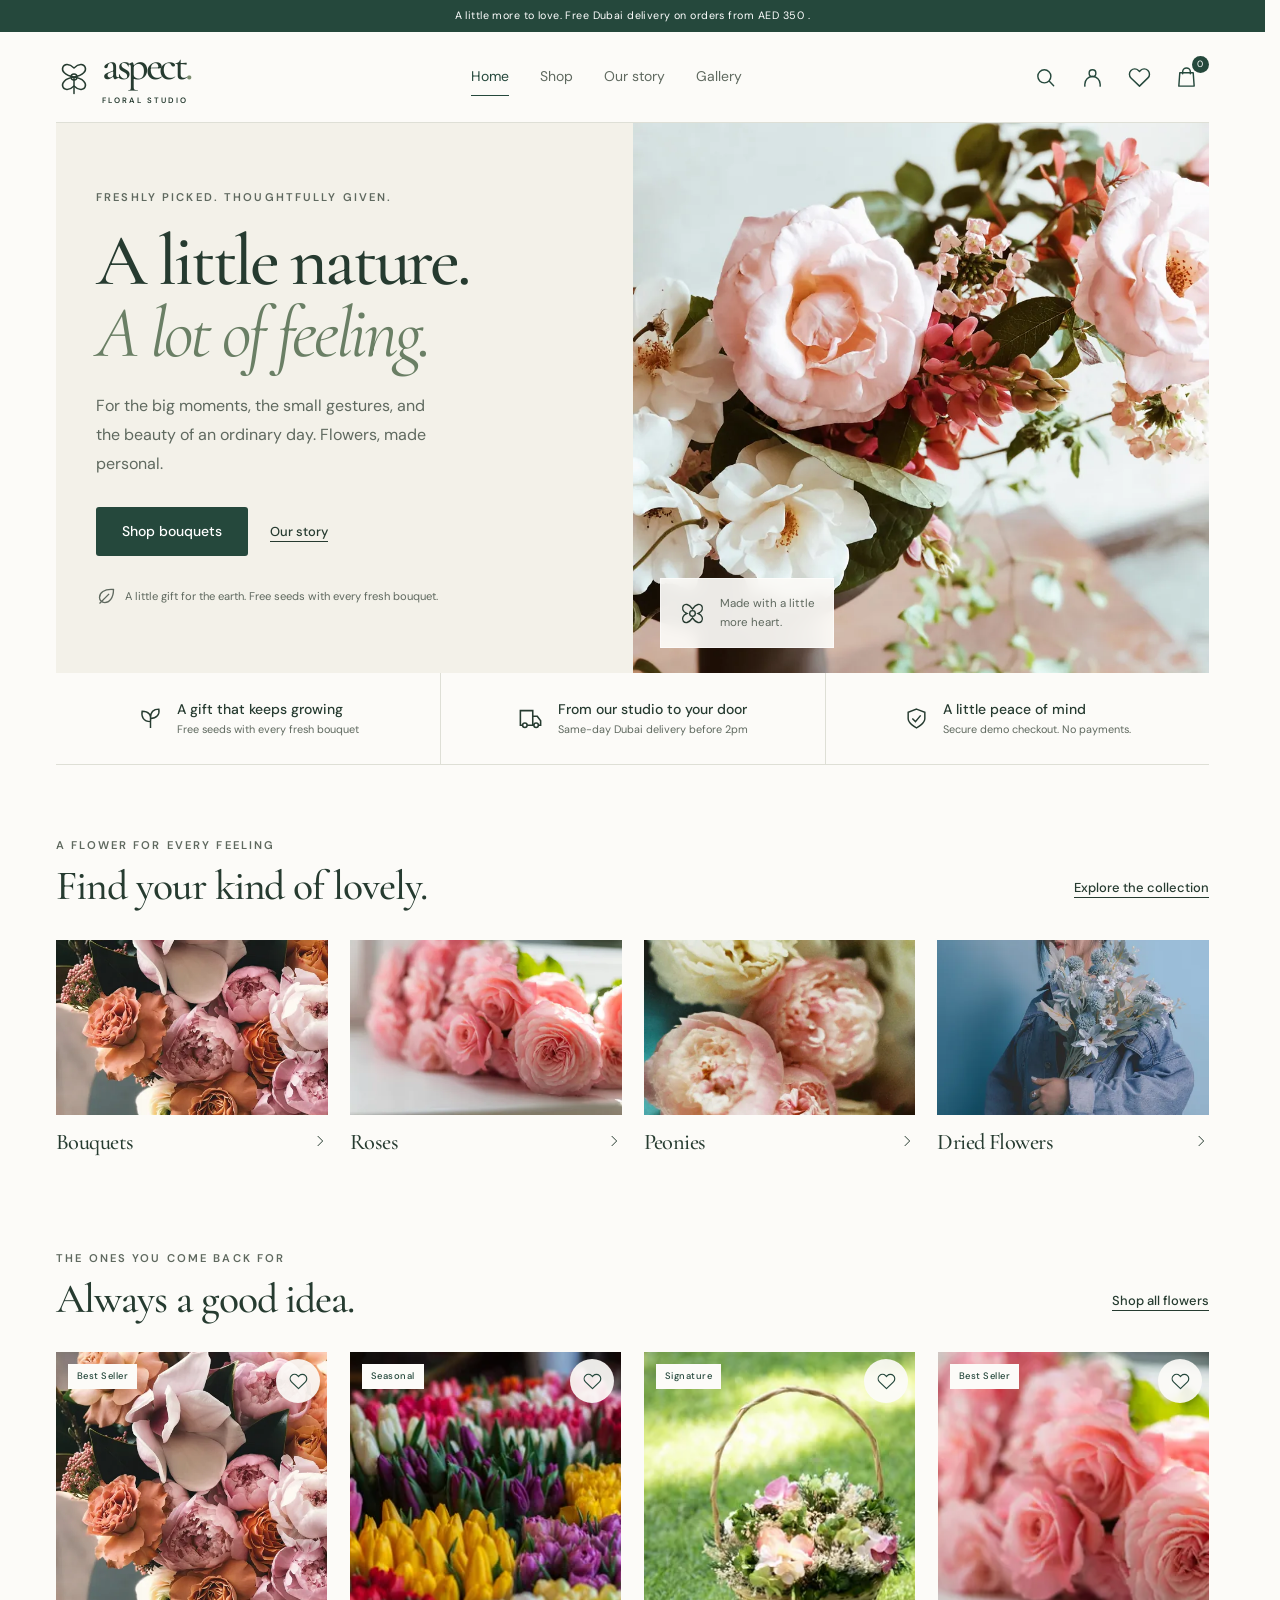
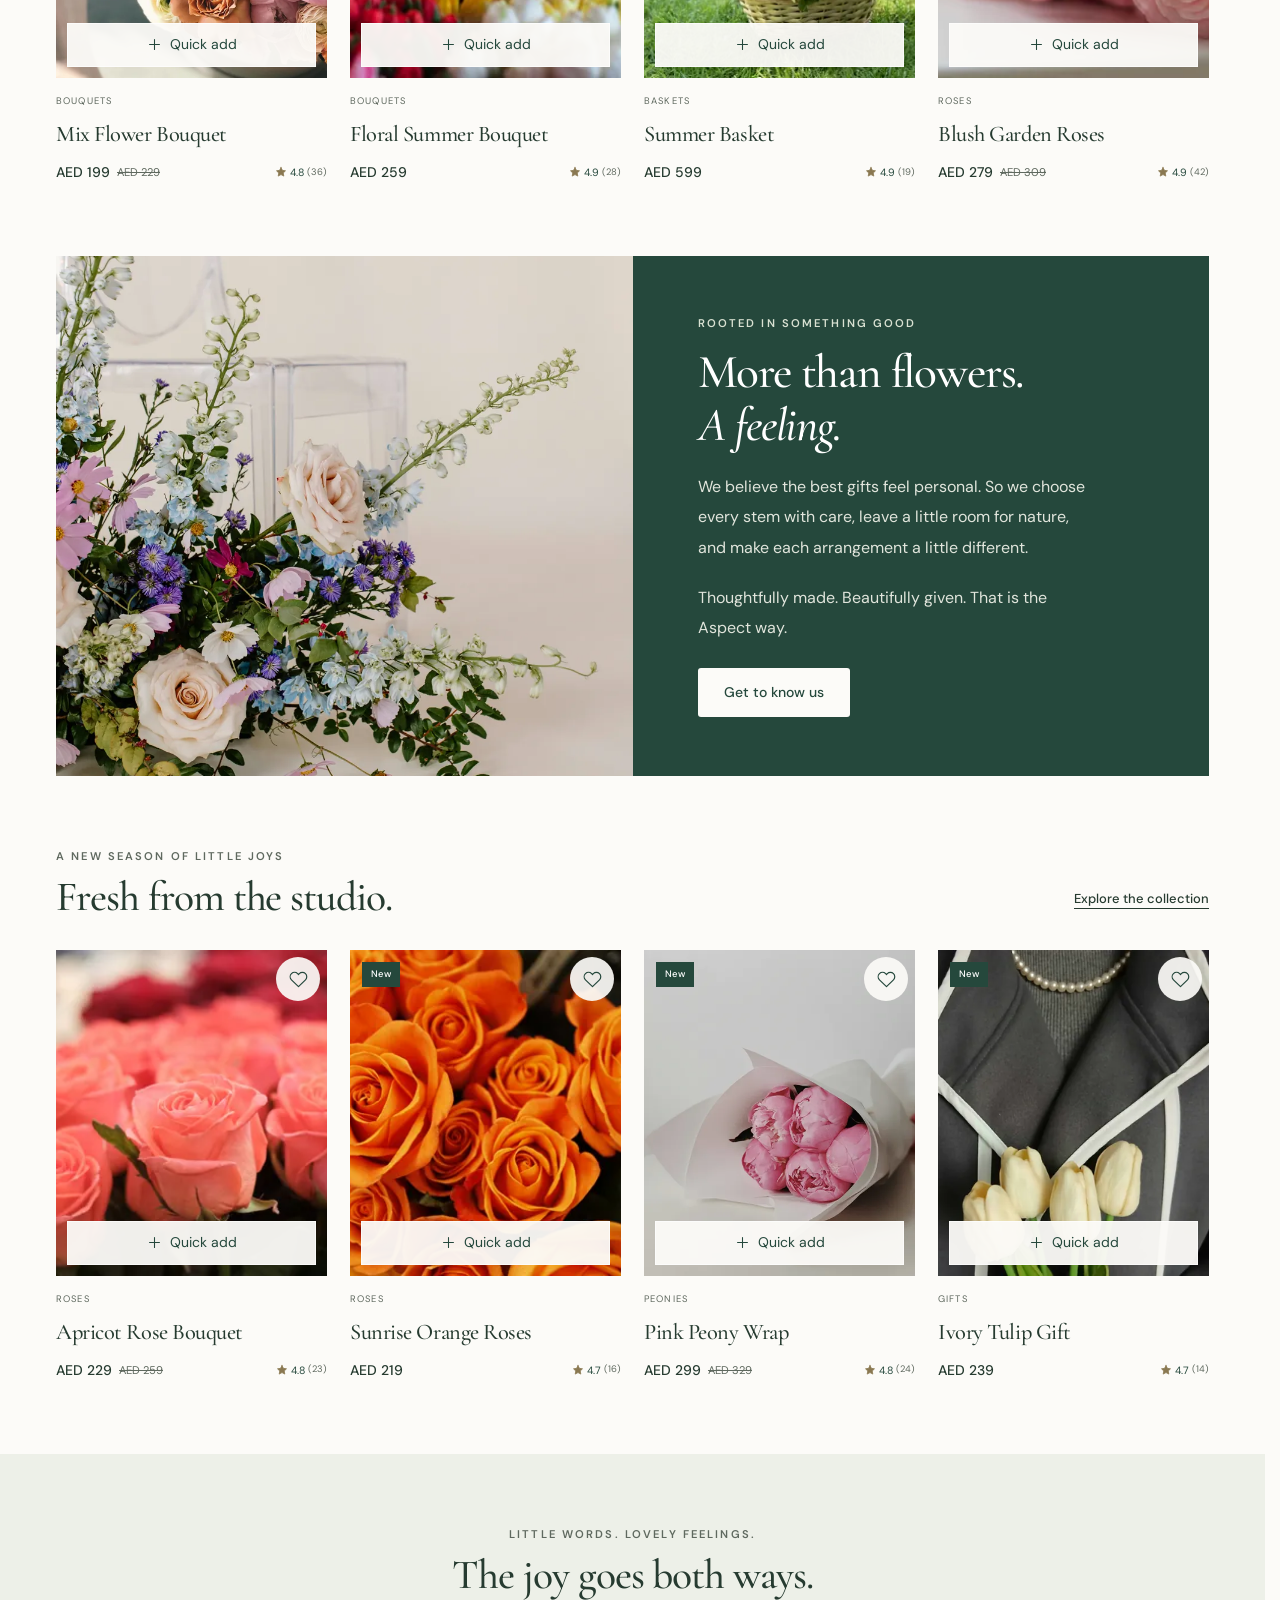
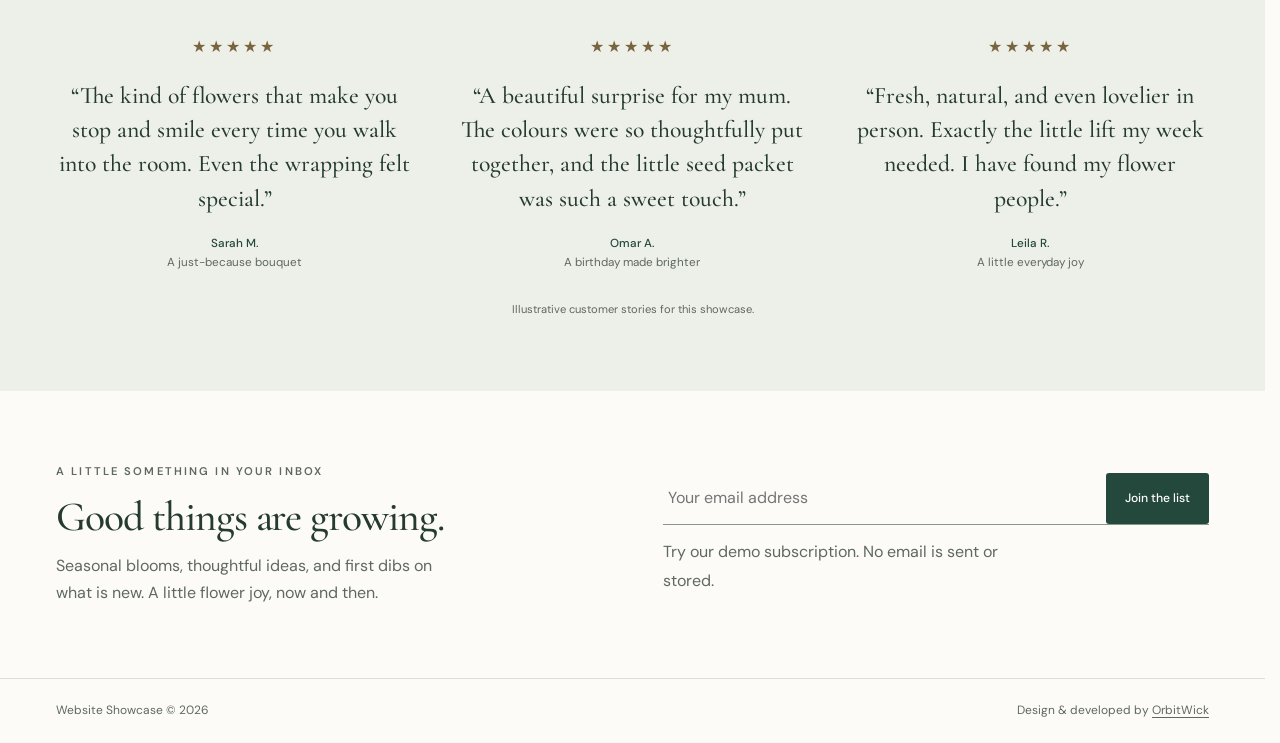
<file: index.html>
<!DOCTYPE html>
<html lang="en">
<head>
  <meta charset="UTF-8">
  <meta name="viewport" content="width=device-width, initial-scale=1.0">
  <title>Aspect Floral Studio | A Little Nature. A Lot of Feeling.</title>
  <meta name="description" content="Thoughtfully arranged bouquets, garden roses and seasonal flowers. Discover your kind of lovely at Aspect Floral Studio, with same-day delivery across Dubai.">
  <meta name="theme-color" content="#25483c">
  <meta property="og:type" content="website">
  <meta property="og:title" content="Aspect Floral Studio | A Little Nature. A Lot of Feeling.">
  <meta property="og:description" content="For the big moments, the small gestures, and the beauty of an ordinary day. Flowers, made personal. Discover the Aspect collection.">
  <meta property="og:image" content="assets/img/optimized/hero.webp">
  <meta property="og:image:alt" content="Soft blush garden roses and white flowers with fresh green foliage">
  <meta name="twitter:card" content="summary_large_image">
  <meta name="twitter:title" content="Aspect Floral Studio | Flowers, Made Personal">
  <meta name="twitter:description" content="Thoughtfully arranged bouquets, garden roses and seasonal flowers, with same-day delivery across Dubai.">
  <meta name="twitter:image" content="assets/img/optimized/hero.webp">
  <link rel="icon" href="assets/img/favicon.svg" type="image/svg+xml">
  <link rel="preload" href="assets/fonts/cormorant-garamond-latin-normal.woff2" as="font" type="font/woff2" crossorigin>
  <link rel="preload" href="assets/fonts/dm-sans-latin-normal.woff2" as="font" type="font/woff2" crossorigin>
  <link rel="preload" href="assets/fonts/cormorant-garamond-latin-italic.woff2" as="font" type="font/woff2" crossorigin>
  <link rel="stylesheet" href="assets/css/styles.css?v=eb3b08f3a2e4">
  <script type="module" src="assets/js/app.js"></script>
  <script type="module" src="assets/js/pages.js"></script>
</head>
<body>
  <a class="skip-link" href="#main-content">Skip to content</a>
  <header id="site-header"></header>
  <main id="main-content">
    <section class="container hero" aria-labelledby="hero-title">
      <div class="hero-inner">
        <div class="hero-copy">
          <p class="eyebrow">FRESHLY PICKED. THOUGHTFULLY GIVEN.</p>
          <h1 id="hero-title">A little nature.<br><em>A lot of feeling.</em></h1>
          <p class="hero-description">For the big moments, the small gestures, and the beauty of an ordinary day. Flowers, made personal.</p>
          <div class="hero-actions"><a class="button button-primary" href="buy.html?category=Bouquets">Shop bouquets</a><a class="text-link" href="about.html">Our story</a></div>
          <p class="hero-footnote"><svg width="21" height="21" viewBox="0 0 24 24" fill="none" stroke="currentColor" stroke-width="1.5" aria-hidden="true"><path d="M20 4c0 10-5 15-10 15a6 6 0 0 1-6-6C4 8 9 3 20 4Z"/><path d="M4 20 15 9"/></svg>A little gift for the earth. Free seeds with every fresh bouquet.</p>
        </div>
        <div class="hero-visual">
          <img src="assets/img/optimized/hero.webp" srcset="assets/img/optimized/hero-480.webp 480w, assets/img/optimized/hero-960.webp 960w, assets/img/optimized/hero.webp 1600w" sizes="(max-width: 700px) 100vw, 52vw" width="1600" height="2134" alt="A naturally gathered arrangement of blush garden roses, ivory flowers and olive-green foliage" loading="eager" fetchpriority="high" decoding="async">
          <div class="hero-image-note"><svg width="27" height="27" viewBox="0 0 24 24" fill="none" stroke="currentColor" stroke-width="1.2" aria-hidden="true"><path d="M12 8c-7-10-13 1-5 4-8 3-2 14 5 4 7 10 13-1 5-4 8-3 2-14-5-4Z"/><circle cx="12" cy="12" r="2.5"/></svg><span>Made with a little<br>more heart.</span></div>
        </div>
      </div>
    </section>
    <div class="container trust-strip" aria-label="A little more with every order">
      <div class="trust-item"><svg width="25" height="25" viewBox="0 0 24 24" fill="none" stroke="currentColor" stroke-width="1.4" aria-hidden="true"><path d="M12 21V10M12 15C5 15 3 10 4 5c6 0 9 3 8 10ZM12 11c0-5 3-8 8-8 1 5-2 9-8 9"/></svg><div><strong>A gift that keeps growing</strong><span>Free seeds with every fresh bouquet</span></div></div>
      <div class="trust-item"><svg width="27" height="27" viewBox="0 0 24 24" fill="none" stroke="currentColor" stroke-width="1.4" aria-hidden="true"><path d="M3 5h11v13H3V5ZM14 10h4l3 4v4h-7"/><circle cx="7" cy="18" r="2" fill="var(--surface, white)"/><circle cx="17" cy="18" r="2" fill="var(--surface, white)"/></svg><div><strong>From our studio to your door</strong><span>Same-day Dubai delivery before 2pm</span></div></div>
      <div class="trust-item"><svg width="25" height="25" viewBox="0 0 24 24" fill="none" stroke="currentColor" stroke-width="1.4" aria-hidden="true"><path d="m12 3 8 3v6c0 5-8 9-8 9s-8-4-8-9V6l8-3Z"/><path d="m8 12 3 3 5-6"/></svg><div><strong>A little peace of mind</strong><span>Secure demo checkout. No payments.</span></div></div>
    </div>
    <section class="container category-section section" aria-labelledby="category-title">
      <div class="section-heading"><div><p class="eyebrow">A FLOWER FOR EVERY FEELING</p><h2 id="category-title">Find your kind of lovely.</h2></div><a class="text-link" href="buy.html">Explore the collection</a></div>
      <div id="home-categories" class="category-grid" aria-busy="true" aria-label="Flower categories"><div class="skeleton skeleton-category" aria-hidden="true"></div><div class="skeleton skeleton-category" aria-hidden="true"></div><div class="skeleton skeleton-category" aria-hidden="true"></div><div class="skeleton skeleton-category" aria-hidden="true"></div></div>
    </section>
    <section class="container products-section section" aria-labelledby="best-sellers-title">
      <div class="section-heading"><div><p class="eyebrow">THE ONES YOU COME BACK FOR</p><h2 id="best-sellers-title">Always a good idea.</h2></div><a class="text-link" href="buy.html">Shop all flowers</a></div>
      <div id="best-sellers" class="product-grid" aria-busy="true" aria-label="Best-selling flowers"><div class="skeleton-card" aria-hidden="true"><div class="skeleton skeleton-image"></div><div class="skeleton skeleton-line"></div></div><div class="skeleton-card" aria-hidden="true"><div class="skeleton skeleton-image"></div><div class="skeleton skeleton-line"></div></div><div class="skeleton-card" aria-hidden="true"><div class="skeleton skeleton-image"></div><div class="skeleton skeleton-line"></div></div><div class="skeleton-card" aria-hidden="true"><div class="skeleton skeleton-image"></div><div class="skeleton skeleton-line"></div></div></div>
    </section>
    <section class="container story-banner" aria-labelledby="story-title">
      <div class="story-banner-image"><img src="assets/img/optimized/garden-gathering.webp" srcset="assets/img/optimized/garden-gathering-480.webp 480w, assets/img/optimized/garden-gathering.webp 960w" sizes="(max-width: 700px) 100vw, 48vw" width="960" height="1440" alt="A loose garden arrangement of cream roses, purple flowers and fresh green stems in soft natural light" loading="lazy" decoding="async"></div>
      <div class="story-banner-copy"><p class="eyebrow">ROOTED IN SOMETHING GOOD</p><h2 id="story-title">More than flowers.<br><em>A feeling.</em></h2><p>We believe the best gifts feel personal. So we choose every stem with care, leave a little room for nature, and make each arrangement a little different.</p><p>Thoughtfully made. Beautifully given. That is the Aspect way.</p><a class="button button-light" href="about.html">Get to know us</a></div>
    </section>
    <section class="container products-section section" aria-labelledby="new-arrivals-title">
      <div class="section-heading"><div><p class="eyebrow">A NEW SEASON OF LITTLE JOYS</p><h2 id="new-arrivals-title">Fresh from the studio.</h2></div><a class="text-link" href="buy.html">Explore the collection</a></div>
      <div id="new-arrivals" class="product-grid" aria-busy="true" aria-label="New floral arrivals"><div class="skeleton-card" aria-hidden="true"><div class="skeleton skeleton-image"></div><div class="skeleton skeleton-line"></div></div><div class="skeleton-card" aria-hidden="true"><div class="skeleton skeleton-image"></div><div class="skeleton skeleton-line"></div></div><div class="skeleton-card" aria-hidden="true"><div class="skeleton skeleton-image"></div><div class="skeleton skeleton-line"></div></div><div class="skeleton-card" aria-hidden="true"><div class="skeleton skeleton-image"></div><div class="skeleton skeleton-line"></div></div></div>
    </section>
    <section class="testimonials section" aria-labelledby="testimonials-title">
      <div class="container"><div class="section-heading centered"><div><p class="eyebrow">LITTLE WORDS. LOVELY FEELINGS.</p><h2 id="testimonials-title">The joy goes both ways.</h2></div></div>
        <div class="review-grid">
          <figure class="review"><div class="review-stars" aria-label="5 out of 5 stars">&#9733;&#9733;&#9733;&#9733;&#9733;</div><blockquote>&ldquo;The kind of flowers that make you stop and smile every time you walk into the room. Even the wrapping felt special.&rdquo;</blockquote><figcaption><strong>Sarah M.</strong><br><span>A just-because bouquet</span></figcaption></figure>
          <figure class="review"><div class="review-stars" aria-label="5 out of 5 stars">&#9733;&#9733;&#9733;&#9733;&#9733;</div><blockquote>&ldquo;A beautiful surprise for my mum. The colours were so thoughtfully put together, and the little seed packet was such a sweet touch.&rdquo;</blockquote><figcaption><strong>Omar A.</strong><br><span>A birthday made brighter</span></figcaption></figure>
          <figure class="review"><div class="review-stars" aria-label="5 out of 5 stars">&#9733;&#9733;&#9733;&#9733;&#9733;</div><blockquote>&ldquo;Fresh, natural, and even lovelier in person. Exactly the little lift my week needed. I have found my flower people.&rdquo;</blockquote><figcaption><strong>Leila R.</strong><br><span>A little everyday joy</span></figcaption></figure>
        </div>
        <p class="reviews-note form-note">Illustrative customer stories for this showcase.</p>
      </div>
    </section>
    <section class="container newsletter section" aria-labelledby="newsletter-title">
      <div class="newsletter-copy"><p class="eyebrow">A LITTLE SOMETHING IN YOUR INBOX</p><h2 id="newsletter-title">Good things are growing.</h2><p>Seasonal blooms, thoughtful ideas, and first dibs on what is new. A little flower joy, now and then.</p></div>
      <div class="newsletter-form-wrap"><form id="newsletter-form"><label class="sr-only" for="newsletter-email">Your email address</label><div class="newsletter-input"><input id="newsletter-email" name="email" type="email" autocomplete="email" placeholder="Your email address" maxlength="254" required><button class="button button-primary" type="submit">Join the list</button></div><p class="form-note">Try our demo subscription. No email is sent or stored.</p></form><p id="newsletter-feedback" class="newsletter-feedback" role="status" hidden></p></div>
    </section>
    <noscript><p class="container">Please enable JavaScript to explore our flower collection, save favourites and shop the demo. You can still read <a href="about.html">our story</a>.</p></noscript>
  </main>
  <footer id="site-footer" class="site-footer"></footer>
</body>
</html>
</file>
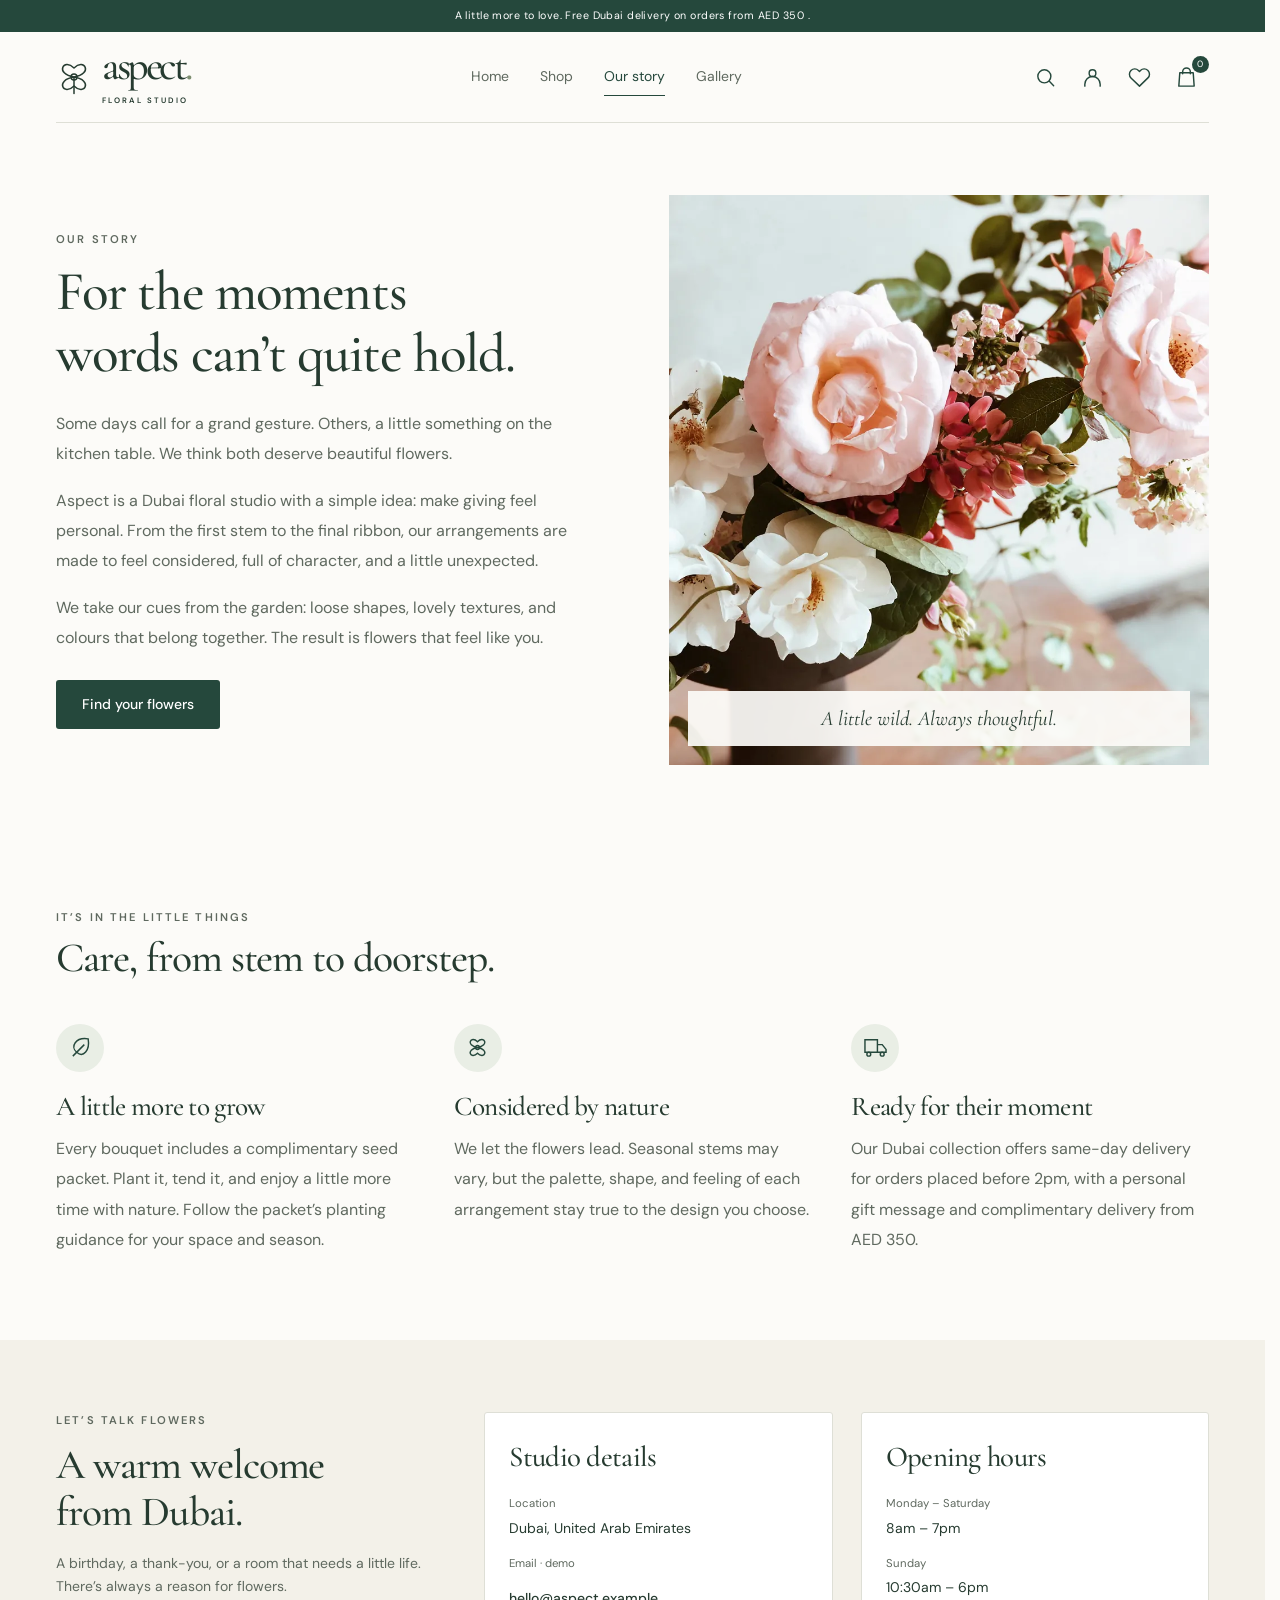
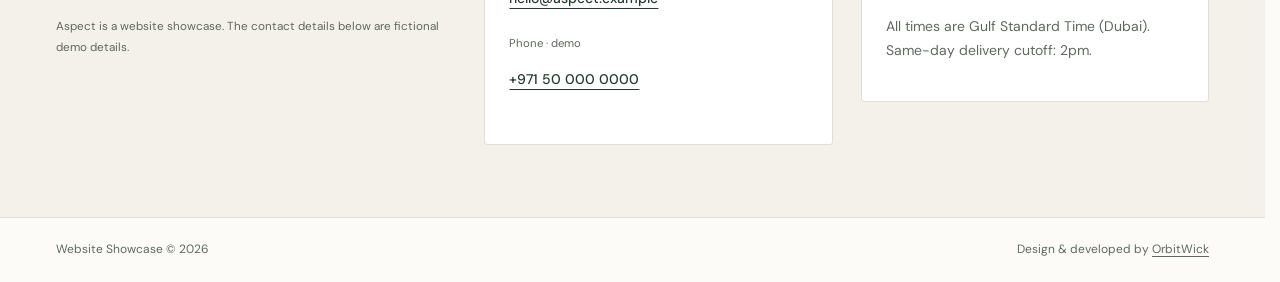
<file: about.html>
<!DOCTYPE html>
<html lang="en">
<head>
  <meta charset="UTF-8">
  <meta name="viewport" content="width=device-width, initial-scale=1.0">
  <title>Our Story | Aspect Floral Studio</title>
  <meta name="description" content="Meet Aspect, a Dubai floral studio for thoughtful flowers and everyday celebrations. Discover our approach, studio hours, and showcase contact details.">
  <meta name="theme-color" content="#25483c">
  <meta property="og:type" content="website">
  <meta property="og:title" content="Our Story | Aspect Floral Studio">
  <meta property="og:description" content="Thoughtfully arranged. Beautifully given. Get to know the story behind Aspect Floral Studio.">
  <meta property="og:image" content="assets/img/optimized/hero.webp">
  <meta name="twitter:card" content="summary_large_image">
  <meta name="twitter:title" content="Our Story | Aspect Floral Studio">
  <meta name="twitter:description" content="Thoughtful flowers and everyday celebrations, from our Dubai floral studio.">
  <meta name="twitter:image" content="assets/img/optimized/hero.webp">
  <link rel="icon" href="assets/img/favicon.svg" type="image/svg+xml">
  <link rel="preload" href="assets/fonts/cormorant-garamond-latin-normal.woff2" as="font" type="font/woff2" crossorigin>
  <link rel="preload" href="assets/fonts/dm-sans-latin-normal.woff2" as="font" type="font/woff2" crossorigin>
  <link rel="stylesheet" href="assets/css/styles.css?v=eb3b08f3a2e4">
  <script type="module" src="assets/js/app.js"></script>
</head>
<body>
  <a class="skip-link" href="#main-content">Skip to content</a>
  <header id="site-header"></header>
  <main id="main-content">
    <section class="story-hero container section" aria-labelledby="story-heading">
      <div class="story-copy">
        <p class="eyebrow">OUR STORY</p>
        <h1 id="story-heading">For the moments<br>words can’t quite hold.</h1>
        <p>Some days call for a grand gesture. Others, a little something on the kitchen table. We think both deserve beautiful flowers.</p>
        <p>Aspect is a Dubai floral studio with a simple idea: make giving feel personal. From the first stem to the final ribbon, our arrangements are made to feel considered, full of character, and a little unexpected.</p>
        <p>We take our cues from the garden: loose shapes, lovely textures, and colours that belong together. The result is flowers that feel like you.</p>
        <a class="button button-primary" href="buy.html">Find your flowers</a>
      </div>
      <div class="story-image"><img src="assets/img/optimized/hero-960.webp" srcset="assets/img/optimized/hero-480.webp 480w, assets/img/optimized/hero-960.webp 960w, assets/img/optimized/hero.webp 1600w" sizes="(max-width: 760px) 100vw, 50vw" alt="Blush pink and ivory roses in a dark vase, with airy green foliage" width="960" height="1280" fetchpriority="high"><p class="story-note">A little wild. Always thoughtful.</p></div>
    </section>
    <section class="container section" aria-labelledby="values-heading">
      <div class="section-heading"><div><p class="eyebrow">IT’S IN THE LITTLE THINGS</p><h2 id="values-heading">Care, from stem to doorstep.</h2></div></div>
      <div class="values-grid">
        <article class="value-card"><span class="value-icon" aria-hidden="true"><svg class="icon" viewBox="0 0 24 24" fill="none" stroke="currentColor" stroke-width="1.5"><path d="M20 3C7 1 1 11 8 17s14-2 12-14Z"/><path d="M4 21 16 9"/></svg></span><h3>A little more to grow</h3><p>Every bouquet includes a complimentary seed packet. Plant it, tend it, and enjoy a little more time with nature. Follow the packet’s planting guidance for your space and season.</p></article>
        <article class="value-card"><span class="value-icon" aria-hidden="true"><svg class="icon" viewBox="0 0 24 24" fill="none" stroke="currentColor" stroke-width="1.5"><path d="M12 12C-1 10 5-1 12 6c7-7 13 4 0 6Zm0 0C25 14 19 25 12 18c-7 7-13-4 0-6Z"/><circle cx="12" cy="12" r="2"/></svg></span><h3>Considered by nature</h3><p>We let the flowers lead. Seasonal stems may vary, but the palette, shape, and feeling of each arrangement stay true to the design you choose.</p></article>
        <article class="value-card"><span class="value-icon" aria-hidden="true"><svg class="icon" viewBox="0 0 24 24" fill="none" stroke="currentColor" stroke-width="1.5"><path d="M1 4h13v13H1zM14 9h5l4 5v3h-9"/><circle cx="5" cy="19" r="2"/><circle cx="19" cy="19" r="2"/></svg></span><h3>Ready for their moment</h3><p>Our Dubai collection offers same-day delivery for orders placed before 2pm, with a personal gift message and complimentary delivery from AED 350.</p></article>
      </div>
    </section>
    <section class="contact-section section" aria-labelledby="contact-heading">
      <div class="container contact-layout">
        <div><p class="eyebrow">LET’S TALK FLOWERS</p><h2 id="contact-heading">A warm welcome<br>from Dubai.</h2><p class="muted">A birthday, a thank-you, or a room that needs a little life. There’s always a reason for flowers.</p><p class="contact-note">Aspect is a website showcase. The contact details below are fictional demo details.</p></div>
        <div class="panel"><h3>Studio details</h3><dl class="contact-details"><div><dt>Location</dt><dd>Dubai, United Arab Emirates</dd></div><div><dt>Email · demo</dt><dd><a class="text-link" href="mailto:hello@aspect.example">hello@aspect.example</a></dd></div><div><dt>Phone · demo</dt><dd><a class="text-link" href="tel:+971500000000">+971 50 000 0000</a></dd></div></dl></div>
        <div class="panel"><h3>Opening hours</h3><dl class="hours-list"><div><dt>Monday – Saturday</dt><dd>8am – 7pm</dd></div><div><dt>Sunday</dt><dd>10:30am – 6pm</dd></div></dl><p class="muted">All times are Gulf Standard Time (Dubai). Same-day delivery cutoff: 2pm.</p></div>
      </div>
    </section>
  </main>
  <footer id="site-footer" class="site-footer"></footer>
</body>
</html>
</file>
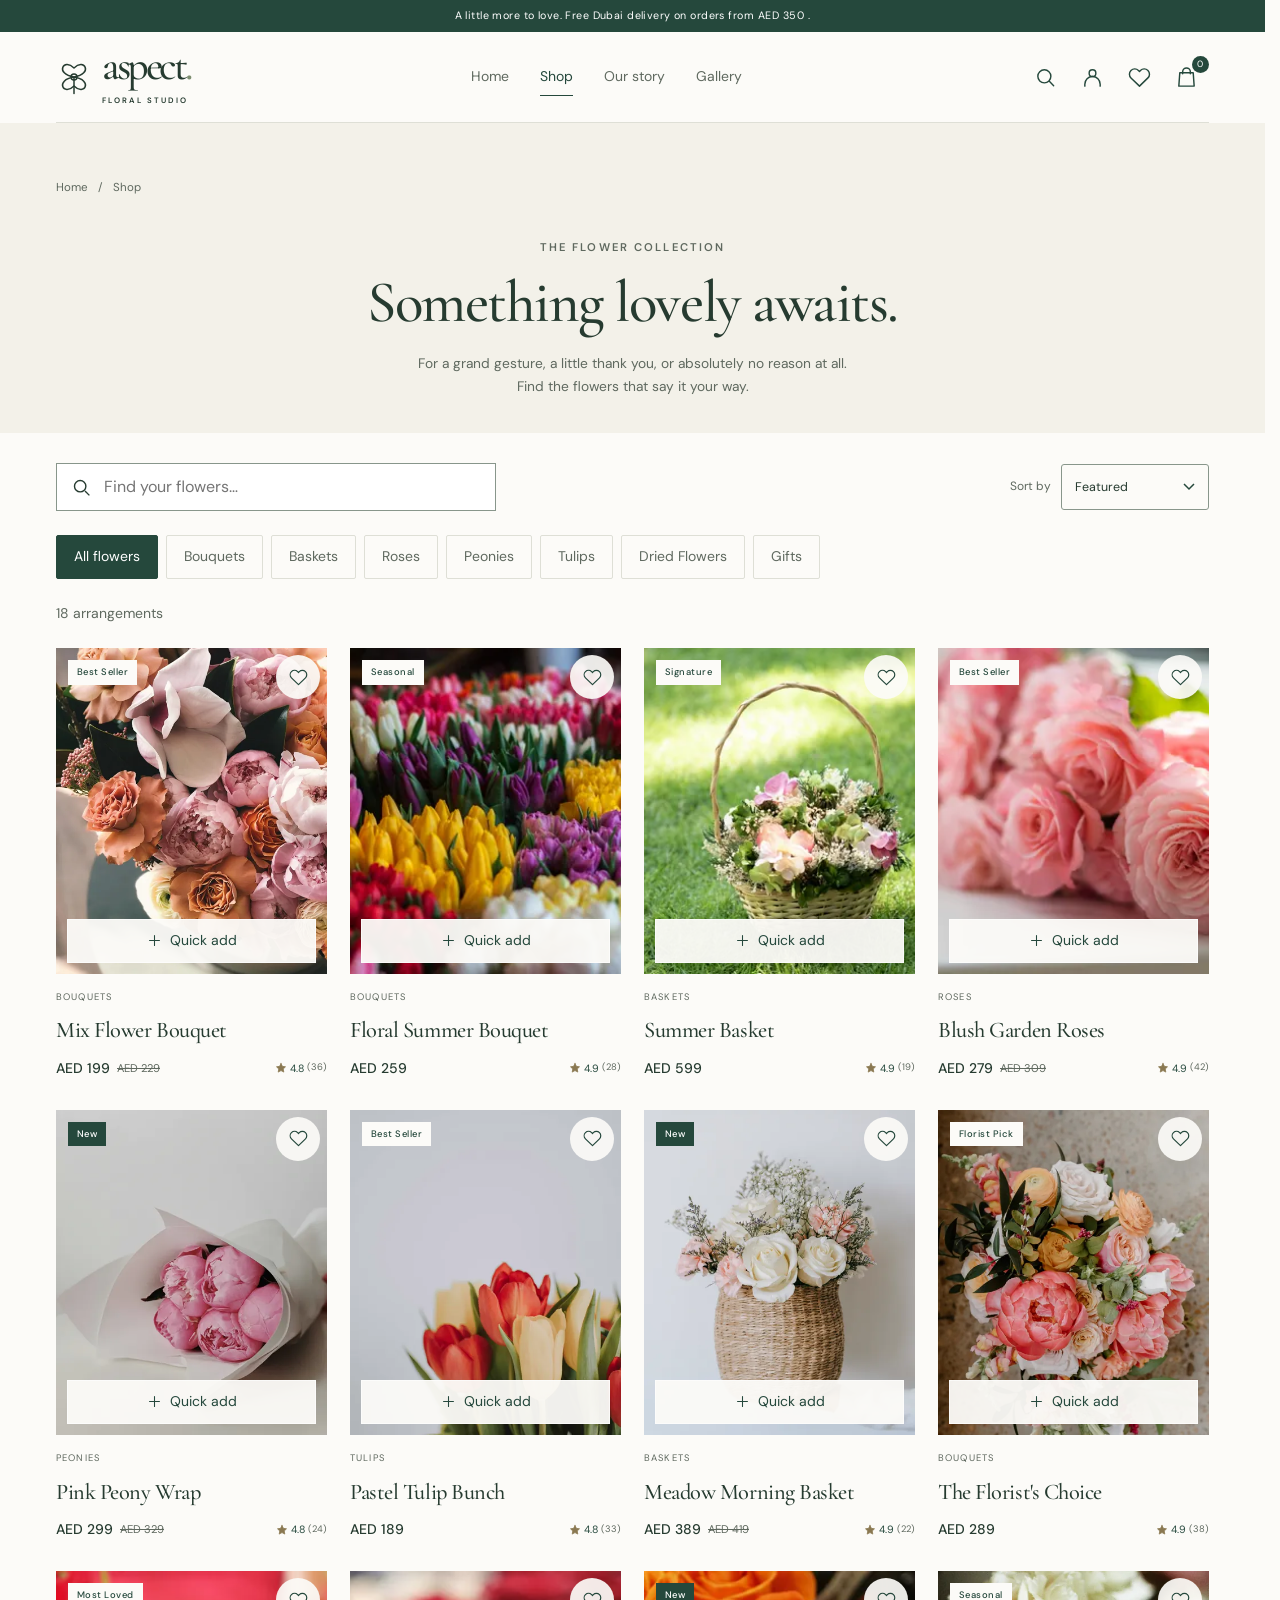
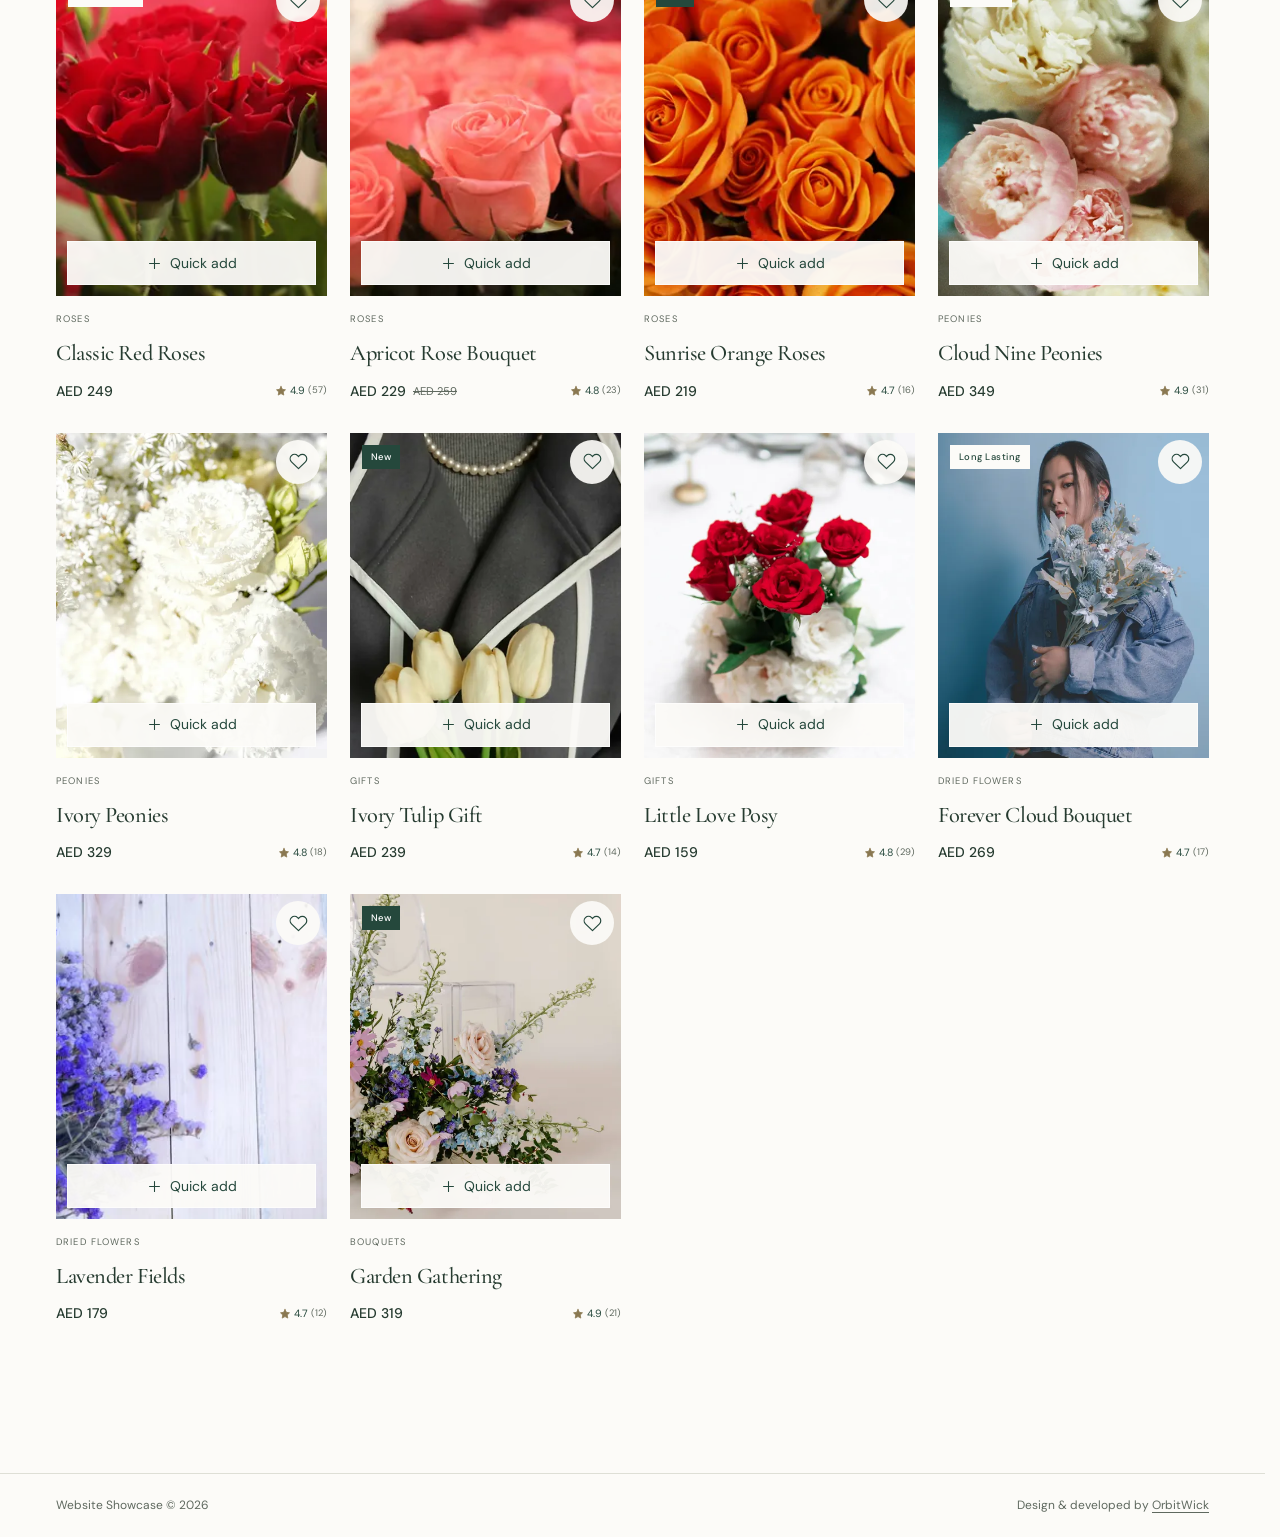
<file: buy.html>
<!DOCTYPE html>
<html lang="en">
<head>
  <meta charset="UTF-8">
  <meta name="viewport" content="width=device-width, initial-scale=1.0">
  <title>Shop Flowers &amp; Bouquets | Aspect Floral Studio</title>
  <meta name="description" content="Find a little lovely in the Aspect flower collection. Shop fresh bouquets, roses, peonies, tulips, woven baskets and thoughtful gifts, delivered across Dubai.">
  <meta name="theme-color" content="#25483c">
  <meta property="og:type" content="website">
  <meta property="og:title" content="Shop Flowers &amp; Bouquets | Aspect Floral Studio">
  <meta property="og:description" content="A grand gesture or a just-because bouquet. Browse fresh flowers, lasting stems and thoughtful gifts from our Dubai floral studio.">
  <meta property="og:image" content="assets/img/optimized/hero.webp">
  <meta property="og:image:alt" content="Blush garden roses and cream flowers arranged with fresh green foliage">
  <meta name="twitter:card" content="summary_large_image">
  <meta name="twitter:title" content="Shop Flowers &amp; Bouquets | Aspect Floral Studio">
  <meta name="twitter:description" content="Browse fresh bouquets, garden roses, peonies and thoughtful gifts. Find your kind of lovely at Aspect.">
  <meta name="twitter:image" content="assets/img/optimized/hero.webp">
  <link rel="icon" href="assets/img/favicon.svg" type="image/svg+xml">
  <link rel="preload" href="assets/fonts/cormorant-garamond-latin-normal.woff2" as="font" type="font/woff2" crossorigin>
  <link rel="preload" href="assets/fonts/dm-sans-latin-normal.woff2" as="font" type="font/woff2" crossorigin>
  <link rel="stylesheet" href="assets/css/styles.css?v=eb3b08f3a2e4">
  <script type="module" src="assets/js/app.js"></script>
  <script type="module" src="assets/js/pages.js"></script>
</head>
<body>
  <a class="skip-link" href="#main-content">Skip to content</a>
  <header id="site-header"></header>
  <main id="main-content">
    <section class="shop-banner"><div class="container page-intro"><nav class="breadcrumbs" aria-label="Breadcrumb"><a href="index.html">Home</a><span aria-hidden="true">/</span><span aria-current="page">Shop</span></nav><p class="eyebrow">THE FLOWER COLLECTION</p><h1>Something lovely awaits.</h1><p class="muted">For a grand gesture, a little thank you, or absolutely no reason at all.<br>Find the flowers that say it your way.</p></div></section>
    <section class="container shop-controls section" aria-labelledby="collection-heading">
      <h2 id="collection-heading" class="sr-only">Shop the flower collection</h2>
      <div class="shop-toolbar">
        <div class="shop-search search-input"><label class="sr-only" for="shop-search">Search flowers</label><svg width="21" height="21" viewBox="0 0 24 24" fill="none" stroke="currentColor" stroke-width="1.6" aria-hidden="true"><circle cx="10.5" cy="10.5" r="6.5"/><path d="m16 16 5 5"/></svg><input id="shop-search" type="search" placeholder="Find your flowers&hellip;" maxlength="100" autocomplete="off"></div>
        <div class="sort-field"><label for="shop-sort">Sort by</label><select id="shop-sort"><option value="featured">Featured</option><option value="price-asc">Price: low to high</option><option value="price-desc">Price: high to low</option><option value="rating">Top rated</option></select></div>
      </div>
      <div id="category-filters" class="filter-chips" aria-label="Filter by flower category"></div>
      <div class="results-toolbar"><p id="result-count" class="result-count" role="status" aria-live="polite" aria-atomic="true">Gathering something lovely&hellip;</p><button id="clear-filters" class="clear-filters" type="button">Clear filters</button></div>
      <div id="shop-products" class="product-grid shop-products" aria-busy="true" aria-label="Flower collection"><div class="skeleton-card" aria-hidden="true"><div class="skeleton skeleton-image"></div><div class="skeleton skeleton-line"></div><div class="skeleton skeleton-line short"></div></div><div class="skeleton-card" aria-hidden="true"><div class="skeleton skeleton-image"></div><div class="skeleton skeleton-line"></div><div class="skeleton skeleton-line short"></div></div><div class="skeleton-card" aria-hidden="true"><div class="skeleton skeleton-image"></div><div class="skeleton skeleton-line"></div><div class="skeleton skeleton-line short"></div></div><div class="skeleton-card" aria-hidden="true"><div class="skeleton skeleton-image"></div><div class="skeleton skeleton-line"></div><div class="skeleton skeleton-line short"></div></div></div>
      <noscript><p>Please enable JavaScript to load our collection and use search, filters and the shopping bag.</p></noscript>
    </section>
  </main>
  <footer id="site-footer" class="site-footer"></footer>
</body>
</html>
</file>
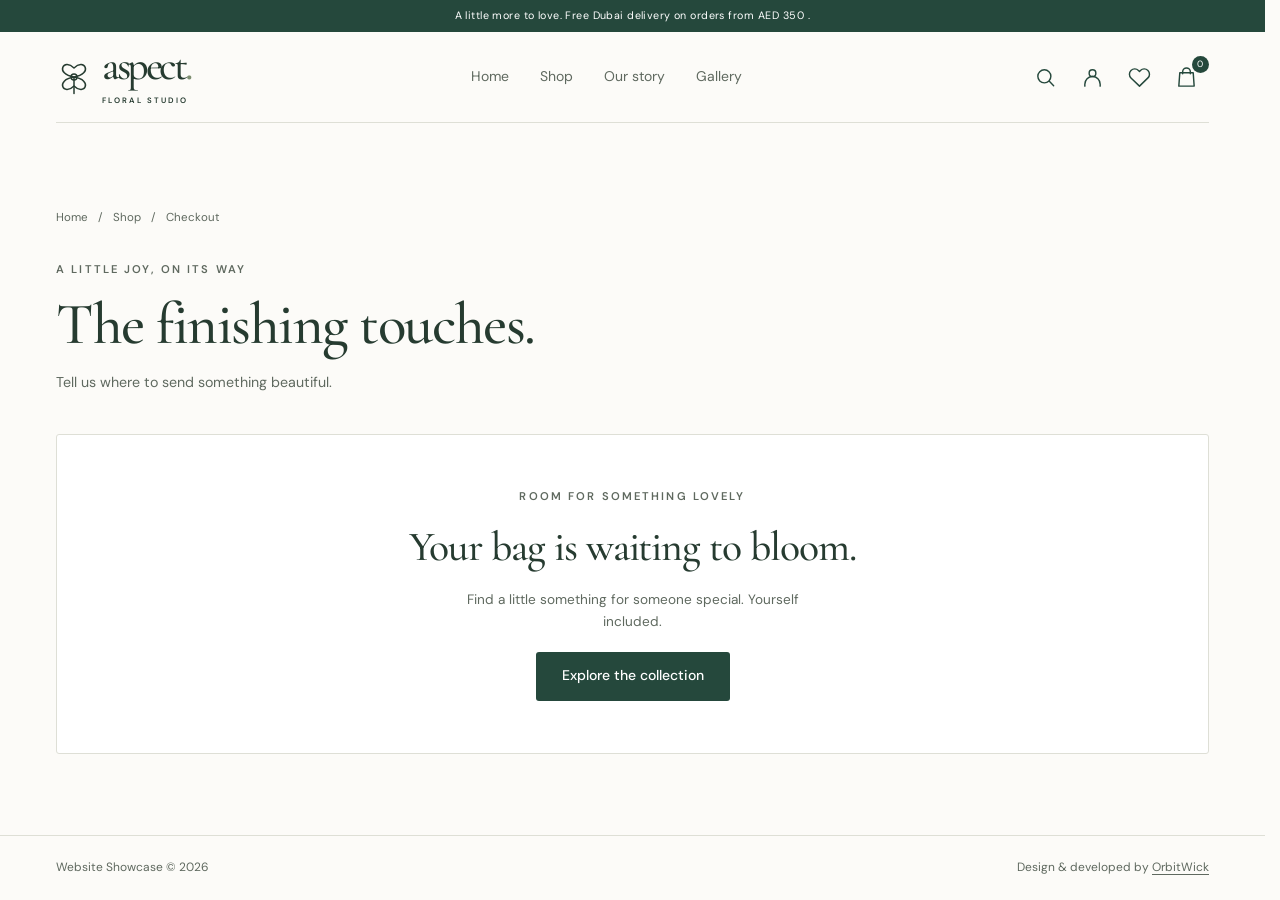
<file: checkout.html>
<!DOCTYPE html>
<html lang="en">
<head>
  <meta charset="UTF-8">
  <meta name="viewport" content="width=device-width, initial-scale=1.0">
  <title>Checkout | Aspect Floral Studio</title>
  <meta name="description" content="Finish your Aspect flower order with delivery across Dubai, a personal gift message, and a complimentary seed packet. Try our demo checkout.">
  <meta name="theme-color" content="#25483c">
  <meta property="og:type" content="website">
  <meta property="og:title" content="Checkout | Aspect Floral Studio">
  <meta property="og:description" content="A thoughtful gift, from our Dubai studio to their doorstep. Explore the Aspect demo checkout.">
  <meta property="og:image" content="assets/img/optimized/hero.webp">
  <meta name="twitter:image" content="assets/img/optimized/hero.webp">
  <meta name="twitter:card" content="summary_large_image">
  <meta name="twitter:title" content="Checkout | Aspect Floral Studio">
  <meta name="twitter:description" content="A thoughtful gift, from our Dubai studio to their doorstep. Explore the Aspect demo checkout.">
  <link rel="icon" href="assets/img/favicon.svg" type="image/svg+xml">
  <link rel="preload" href="assets/fonts/cormorant-garamond-latin-normal.woff2" as="font" type="font/woff2" crossorigin>
  <link rel="preload" href="assets/fonts/dm-sans-latin-normal.woff2" as="font" type="font/woff2" crossorigin>
  <link rel="stylesheet" href="assets/css/styles.css?v=eb3b08f3a2e4">
  <script type="module" src="assets/js/app.js"></script>
  <script type="module" src="assets/js/checkout.js"></script>
</head>
<body>
  <a class="skip-link" href="#main-content">Skip to content</a>
  <header id="site-header"></header>
  <main id="main-content" class="container section">
    <div class="checkout-intro">
      <nav class="breadcrumbs" aria-label="Breadcrumb"><a href="index.html">Home</a><span aria-hidden="true">/</span><a href="buy.html">Shop</a><span aria-hidden="true">/</span><span aria-current="page">Checkout</span></nav>
      <p class="eyebrow">A LITTLE JOY, ON ITS WAY</p>
      <h1 class="checkout-heading">The finishing touches.</h1>
      <p class="muted">Tell us where to send something beautiful.</p>
    </div>
    <div id="checkout-content" aria-busy="true"><div class="panel skeleton" style="min-height: 22rem" aria-label="Loading checkout"></div></div>
    <noscript><p>Please enable JavaScript to load your bag and use our demo checkout. <a class="text-link" href="buy.html">Back to the shop</a>.</p></noscript>
  </main>
  <footer id="site-footer" class="site-footer"></footer>
</body>
</html>
</file>
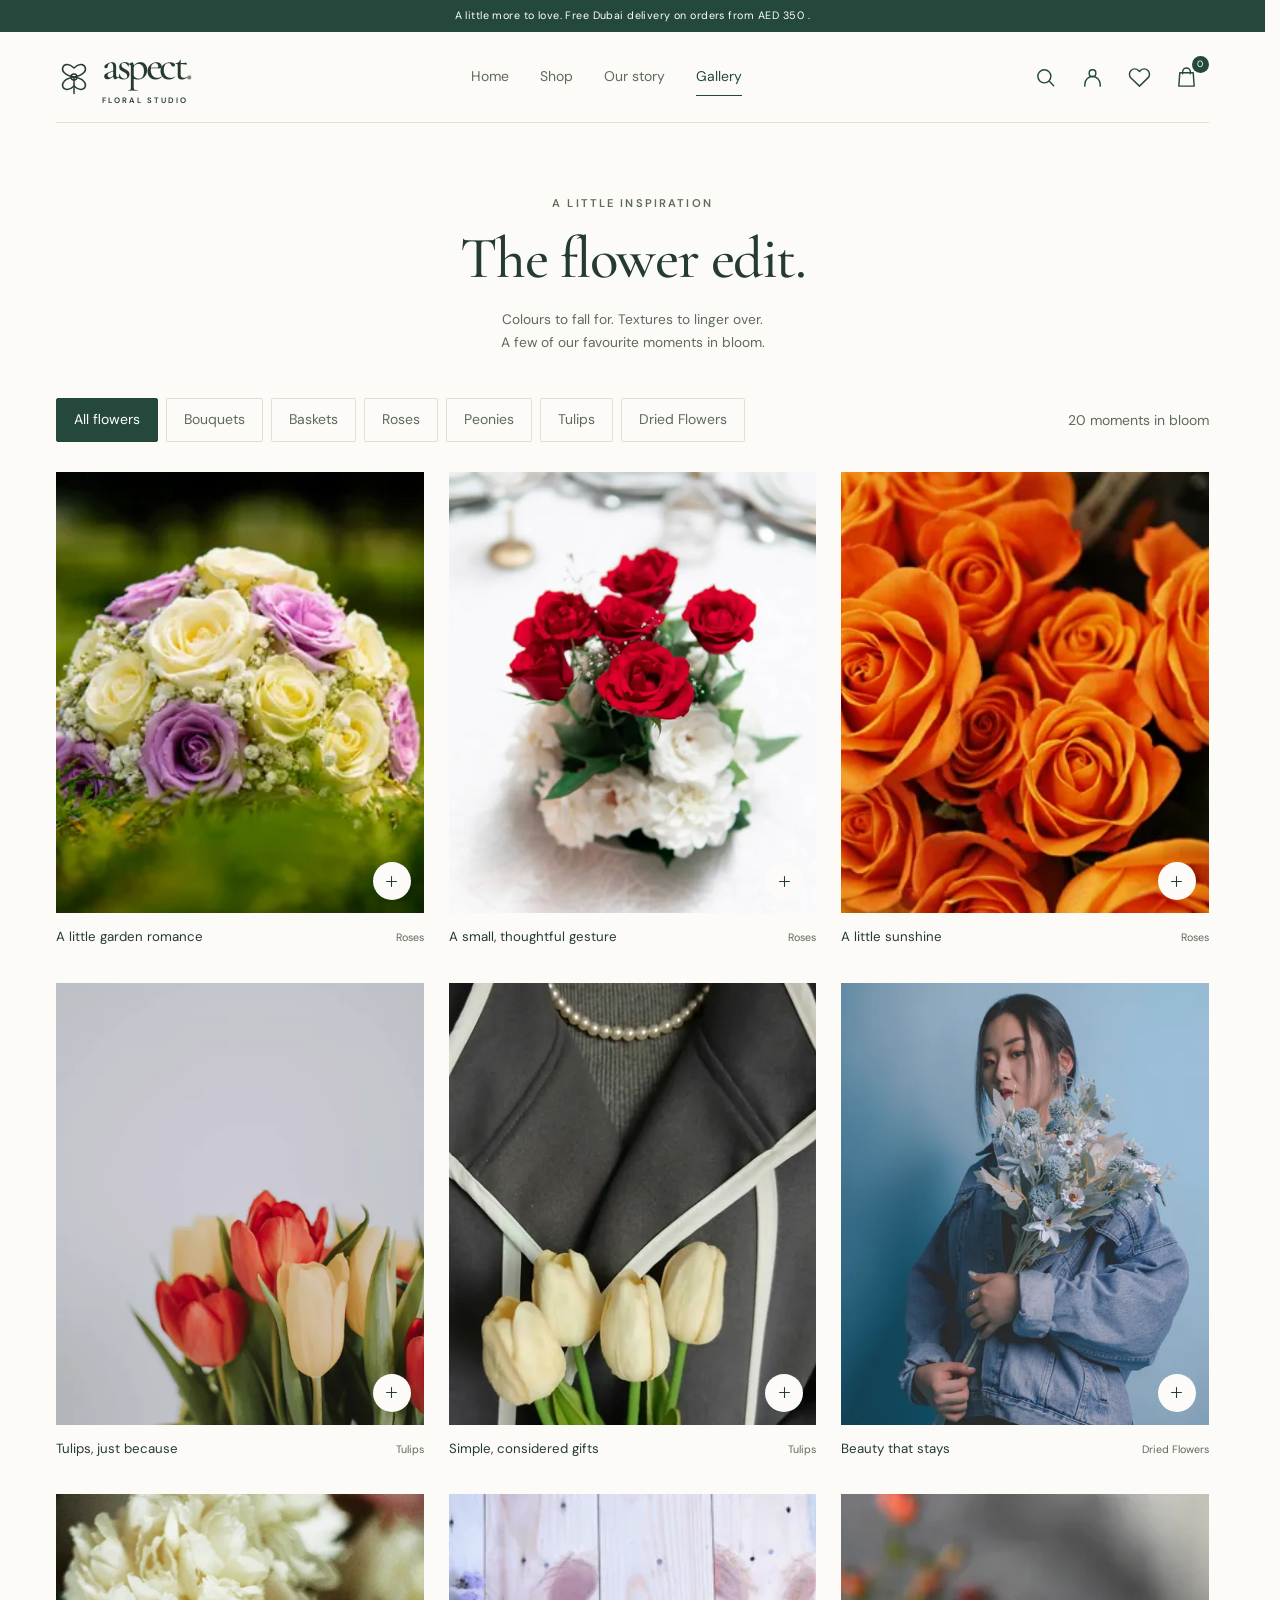
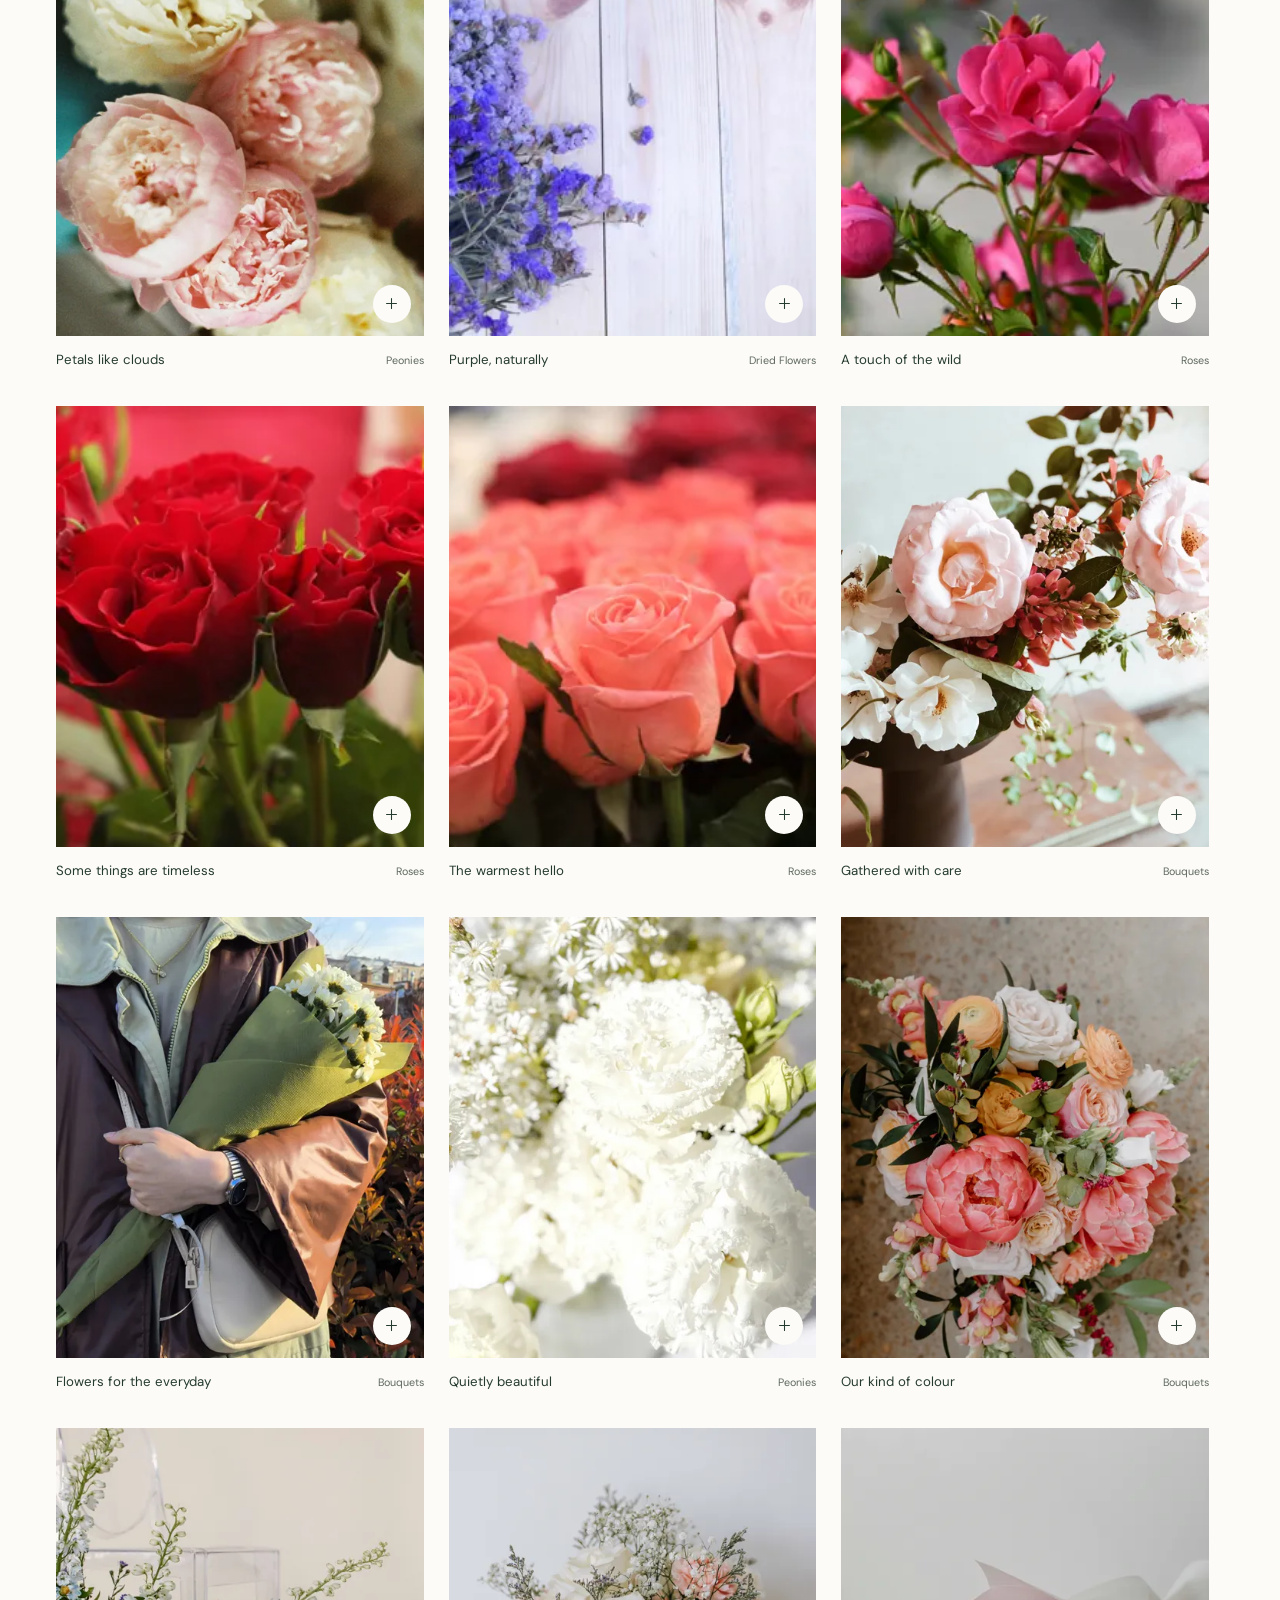
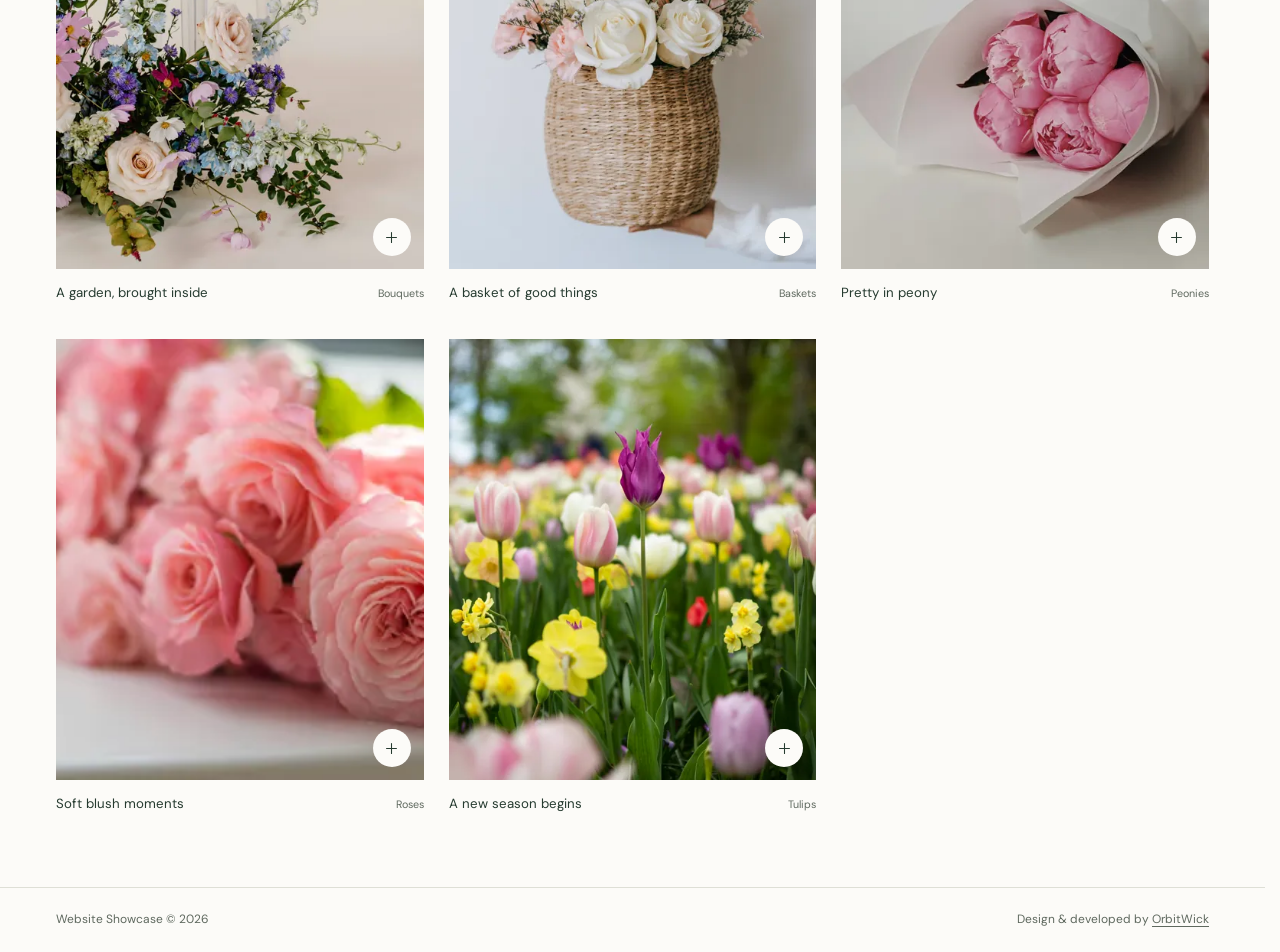
<file: gallery.html>
<!DOCTYPE html>
<html lang="en">
<head>
  <meta charset="UTF-8">
  <meta name="viewport" content="width=device-width, initial-scale=1.0">
  <title>The Flower Edit | Aspect Floral Studio</title>
  <meta name="description" content="A little floral inspiration from Aspect. Browse roses, peonies, tulips, and garden bouquets in our curated flower gallery.">
  <meta name="theme-color" content="#25483c">
  <meta property="og:type" content="website">
  <meta property="og:title" content="The Flower Edit | Aspect Floral Studio">
  <meta property="og:description" content="Little moments. Lovely flowers. Explore our floral inspiration gallery.">
  <meta property="og:image" content="assets/img/optimized/hero.webp">
  <meta name="twitter:card" content="summary_large_image">
  <meta name="twitter:title" content="The Flower Edit | Aspect Floral Studio">
  <meta name="twitter:description" content="Little moments. Lovely flowers. Explore our floral inspiration gallery.">
  <meta name="twitter:image" content="assets/img/optimized/hero.webp">
  <link rel="icon" href="assets/img/favicon.svg" type="image/svg+xml">
  <link rel="preload" href="assets/fonts/cormorant-garamond-latin-normal.woff2" as="font" type="font/woff2" crossorigin>
  <link rel="preload" href="assets/fonts/dm-sans-latin-normal.woff2" as="font" type="font/woff2" crossorigin>
  <link rel="stylesheet" href="assets/css/styles.css?v=eb3b08f3a2e4">
  <script type="module" src="assets/js/app.js"></script>
  <script type="module" src="assets/js/gallery.js"></script>
</head>
<body>
  <a class="skip-link" href="#main-content">Skip to content</a>
  <header id="site-header"></header>
  <main id="main-content" class="container section">
    <div class="page-intro"><p class="eyebrow">A LITTLE INSPIRATION</p><h1>The flower edit.</h1><p class="muted">Colours to fall for. Textures to linger over.<br>A few of our favourite moments in bloom.</p></div>
    <div class="gallery-toolbar"><div id="gallery-filters" class="filter-chips" role="group" aria-label="Filter gallery by flower type"></div><p id="gallery-count" class="result-count" aria-live="polite"></p></div>
    <div id="gallery-content" aria-busy="true"><div class="gallery-grid"><div class="skeleton skeleton-image" aria-hidden="true"></div><div class="skeleton skeleton-image" aria-hidden="true"></div><div class="skeleton skeleton-image" aria-hidden="true"></div></div><span class="sr-only">Loading the gallery</span></div>
    <noscript><p>Please enable JavaScript to browse the gallery. You can still <a class="text-link" href="about.html">read our story</a>.</p></noscript>
  </main>
  <footer id="site-footer" class="site-footer"></footer>
</body>
</html>
</file>
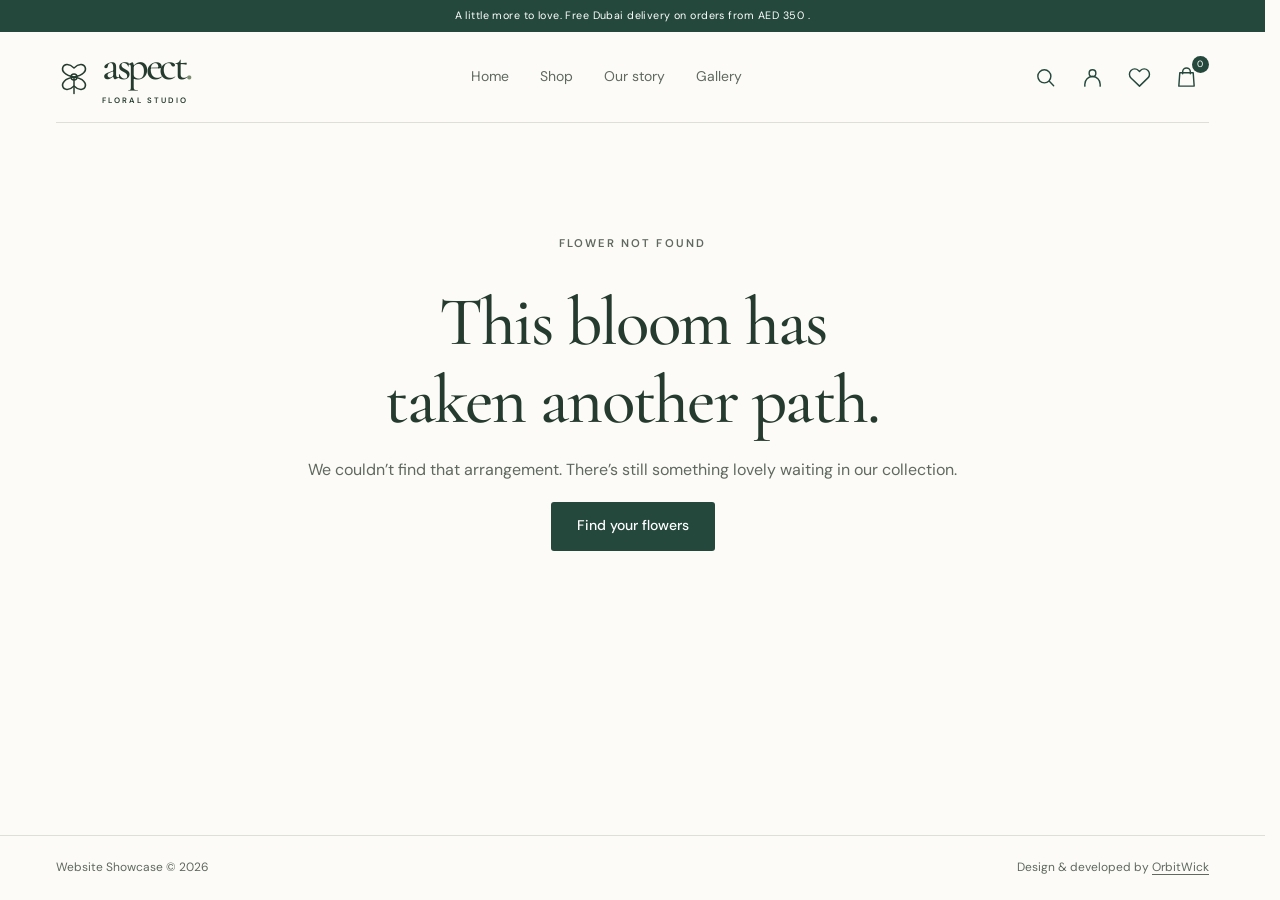
<file: product.html>
<!DOCTYPE html>
<html lang="en">
<head>
  <meta charset="UTF-8">
  <meta name="viewport" content="width=device-width, initial-scale=1.0">
  <title>Your flowers | Aspect Floral Studio</title>
  <meta name="description" content="Discover thoughtfully arranged flowers at Aspect Floral Studio. Fresh bouquets, meaningful gifts, and same-day delivery across Dubai.">
  <meta name="theme-color" content="#25483c">
  <meta property="og:type" content="product">
  <meta property="og:title" content="Your flowers | Aspect Floral Studio">
  <meta property="og:description" content="A thoughtfully arranged little piece of nature, ready to make someone's day.">
  <meta property="og:image" content="assets/img/optimized/hero.webp">
  <meta name="twitter:image" content="assets/img/optimized/hero.webp">
  <meta name="twitter:card" content="summary_large_image">
  <meta name="twitter:title" content="Your flowers | Aspect Floral Studio">
  <meta name="twitter:description" content="A thoughtfully arranged little piece of nature, ready to make someone's day.">
  <link rel="icon" href="assets/img/favicon.svg" type="image/svg+xml">
  <link rel="preload" href="assets/fonts/cormorant-garamond-latin-normal.woff2" as="font" type="font/woff2" crossorigin>
  <link rel="preload" href="assets/fonts/dm-sans-latin-normal.woff2" as="font" type="font/woff2" crossorigin>
  <link rel="stylesheet" href="assets/css/styles.css?v=eb3b08f3a2e4">
  <link rel="modulepreload" href="assets/js/store.js">
  <link rel="modulepreload" href="assets/js/components.js">
  <link rel="preload" href="data/products.json" as="fetch" crossorigin>
  <script type="module" src="assets/js/app.js"></script>
  <script type="module" src="assets/js/pages.js"></script>
</head>
<body>
  <a class="skip-link" href="#main-content">Skip to content</a>
  <header id="site-header"></header>
  <main id="main-content" class="container"><div id="product-content" aria-busy="true"></div><noscript><p class="noscript">Please enable JavaScript to view this arrangement and shop the collection.</p></noscript></main>
  <footer id="site-footer" class="site-footer"></footer>
</body>
</html>
</file>
<file: assets/css/styles.css>
/* Google Fonts are served locally so the storefront needs no third-party requests. */
@font-face { font-family: 'Cormorant Garamond'; font-style: normal; font-weight: 400 600; font-display: swap; src: url('../fonts/cormorant-garamond-latin-normal.woff2') format('woff2'); }
@font-face { font-family: 'Cormorant Garamond'; font-style: italic; font-weight: 400 600; font-display: swap; src: url('../fonts/cormorant-garamond-latin-italic.woff2') format('woff2'); }
@font-face { font-family: 'DM Sans'; font-style: normal; font-weight: 400 700; font-display: swap; src: url('../fonts/dm-sans-latin-normal.woff2') format('woff2'); }
/* Aspect: a buildless botanical storefront. Shared tokens keep every page consistent. */
:root {
  --paper: #fcfbf8;
  --cream: #f3f1e9;
  --green: #25483c;
  --green-hover: #17392e;
  --sage: #e9eee5;
  --ink: #263b30;
  --muted: #5f695f;
  --border: #dedfd6;
  --field-border: #88968b;
  --white: #fff;
  --rose: #f2e6df;
  --error: #9b3331;
  --display: 'Cormorant Garamond', Georgia, serif;
  --body: 'DM Sans', Arial, sans-serif;
  --space-1: .25rem;
  --space-2: .5rem;
  --space-3: .75rem;
  --space-4: 1rem;
  --space-6: 1.5rem;
  --space-8: 2rem;
  --space-12: 3rem;
  --space-18: 4.5rem;
  --radius: 3px;
  --shadow: 0 8px 30px #25483c0a;
}
*, *::before, *::after { box-sizing: border-box; }
html { scroll-behavior: smooth; scroll-padding-top: 140px; scrollbar-gutter: stable; }
body { margin: 0; background: var(--paper); color: var(--ink); font: 400 1rem/1.65 var(--body); min-width: 0; min-height: 100dvh; display: flex; flex-direction: column; -webkit-font-smoothing: antialiased; }
main { flex: 1; min-width: 0; }
img { max-width: 100%; display: block; }
svg { flex-shrink: 0; }
button, input, select, textarea { font: inherit; }
button, a, input, textarea, select { -webkit-tap-highlight-color: transparent; }
button { cursor: pointer; }
button:disabled { cursor: not-allowed; opacity: .5; }
a { color: inherit; text-decoration: none; }
button, input, select, textarea { color: inherit; }
button { background: none; }
::selection { background: #dae4d4; color: #17392e; }
:focus-visible { outline: 3px solid #8a563b; outline-offset: 4px; }
[hidden] { display: none !important; }
h1, h2, h3, h4, p, figure { margin: 0; }
h1, h2, h3, h4 { font-family: var(--display); font-weight: 500; line-height: 1.12; letter-spacing: -.025em; }
h1 { font-size: clamp(3rem, 5.4vw, 5rem); }
h2 { font-size: clamp(2.2rem, 3.25vw, 3.2rem); }
h3 { font-size: 1.65rem; }
p + p { margin-top: 1rem; }
ul, ol { margin-top: 0; }
.container { width: calc(100% - 112px); max-width: 1280px; margin-inline: auto; }
.section { padding-block: var(--space-18); }
.eyebrow { color: var(--muted); font-size: .7rem; font-weight: 600; letter-spacing: .19em; line-height: 1.6; text-transform: uppercase; margin-bottom: 13px; }
.muted { color: var(--muted); }
.icon { width: 23px; height: 23px; vertical-align: middle; }
.sr-only, .visually-hidden { position: absolute; width: 1px; height: 1px; padding: 0; margin: -1px; overflow: hidden; clip-path: inset(50%); white-space: nowrap; border: 0; }
.skip-link { position: fixed; top: 8px; left: 16px; z-index: 100; padding: 12px 20px; color: white; background: var(--green); transform: translateY(-160%); }
.skip-link:focus { transform: translateY(0); }
.button { min-height: 49px; display: inline-flex; justify-content: center; align-items: center; gap: 10px; padding: 13px 25px; border: 1px solid transparent; border-radius: var(--radius); font-size: .875rem; font-weight: 500; line-height: 1.4; text-align: center; transition: background .2s, transform .2s, box-shadow .2s; }
.button-primary { background: var(--green); color: var(--white); }
.button-primary:hover { background: var(--green-hover); box-shadow: var(--shadow); transform: translateY(-2px); }
.button-secondary { border-color: var(--field-border); color: var(--green); background: transparent; }
.button-secondary:hover { background: var(--sage); }
.button-light { background: var(--paper); color: var(--green); }
.button-light:hover { background: white; transform: translateY(-2px); }
.text-link { min-height: 44px; display: inline-flex; align-items: center; gap: 9px; font-size: .81rem; font-weight: 500; text-decoration: underline; text-underline-offset: 5px; }
.text-link:hover { color: #4f6956; }
.icon-button { display: inline-flex; align-items: center; justify-content: center; flex-shrink: 0; width: 44px; height: 44px; padding: 10px; border: 0; border-radius: 50%; color: var(--green); transition: background .2s; }
.icon-button:hover { background: var(--sage); }
.full-width { width: 100%; }
.panel { background: var(--white); border: 1px solid var(--border); border-radius: var(--radius); padding: 30px; }
.section-heading { display: flex; align-items: flex-end; justify-content: space-between; gap: 24px; margin-bottom: 30px; }
.section-heading .eyebrow { margin-bottom: 8px; }
.section-heading > p { max-width: 360px; color: var(--muted); font-size: .9rem; }
.section-heading h2 em { color: #68806c; font-weight: 400; }

/* Sticky navigation and quiet studio branding. */
/* Reserve the shared shell before JavaScript injects it to prevent layout shifts. */
#site-header { position: sticky; top: 0; z-index: 40; min-height: 123px; background: var(--paper); }
.announcement { display: flex; justify-content: center; align-items: center; gap: 4px; min-height: 32px; padding: 6px 18px; background: var(--green); color: white; font-size: .67rem; letter-spacing: .04em; text-align: center; }
.header-inner { min-height: 91px; display: flex; align-items: center; justify-content: space-between; gap: 28px; border-bottom: 1px solid var(--border); }
.brand { display: inline-flex; align-items: center; gap: 10px; flex-shrink: 0; }
.brand-flower { display: grid; place-items: center; }
.brand-flower .icon { width: 36px; height: 42px; stroke-width: 1; }
.brand-name { display: block; font: 500 2.65rem/.9 var(--display); letter-spacing: -.08em; }
.brand-dot { color: #7d8e70; }
.brand-caption { display: block; padding-top: 8px; font-size: .49rem; font-weight: 600; letter-spacing: .27em; }
.desktop-nav { display: flex; align-items: center; gap: 31px; }
.desktop-nav a { position: relative; display: inline-flex; align-items: center; min-height: 44px; font-size: .875rem; color: var(--muted); }
.desktop-nav a:hover, .desktop-nav a[aria-current='page'] { color: var(--green); }
.desktop-nav a[aria-current='page']::after { content: ''; position: absolute; bottom: 3px; left: 0; width: 100%; height: 1px; background: var(--green); }
.header-actions { display: flex; align-items: center; gap: 3px; }
.header-actions .icon-button { position: relative; }
.count-badge { position: absolute; top: 1px; right: 0; display: flex; justify-content: center; align-items: center; min-width: 17px; height: 17px; padding: 0 4px; background: var(--green); color: white; font-size: .57rem; border-radius: 50%; }
.wishlist-dot { position: absolute; top: 5px; right: 7px; width: 6px; height: 6px; background: var(--green); border: 1px solid var(--paper); border-radius: 50%; }
.menu-toggle { display: none; }

/* The home hero treats photography like an editorial spread. */
.hero { background: var(--cream); }
.hero-inner { display: grid; grid-template-columns: 1fr 1fr; max-width: 1440px; min-height: 550px; margin-inline: auto; }
.hero-copy { padding: 57px max(40px, calc((100vw - 1280px) / 2)); padding-right: 45px; display: flex; flex-direction: column; align-items: flex-start; justify-content: center; }
.hero-copy .eyebrow { margin-bottom: 18px; }
.hero h1 { font-size: clamp(3.4rem, 5.7vw, 5.6rem); line-height: .99; letter-spacing: -.045em; }
.hero h1 em { color: #6a7f65; font-weight: 400; }
.hero-description { max-width: 350px; margin-top: 23px; color: var(--muted); font-size: 1rem; line-height: 1.8; }
.hero-actions { display: flex; align-items: center; flex-wrap: wrap; gap: 22px; margin-top: 28px; }
.hero-footnote { display: flex; align-items: center; gap: 8px; margin-top: 30px; color: var(--muted); font-size: .7rem; }
.hero-footnote .icon { width: 16px; height: 16px; }
.hero-visual { position: relative; min-height: 550px; overflow: hidden; }
.hero-visual > img { position: absolute; width: 100%; height: 100%; inset: 0; object-fit: cover; object-position: 50% 46%; }
.hero-image-note { position: absolute; left: 27px; right: auto; bottom: 25px; display: flex; justify-content: flex-start; align-items: center; gap: 14px; width: max-content; max-width: calc(100% - 52px); padding: 15px 18px; background: #fcfbf8ed; border: 1px solid #ffffff8a; font-size: .72rem; text-align: left; backdrop-filter: blur(8px); }
.hero-image-note strong { font-weight: 500; }
.hero-image-note span { color: var(--muted); }
.trust-strip { display: grid; grid-template-columns: repeat(3, 1fr); border-bottom: 1px solid var(--border); }
.trust-item { display: flex; align-items: center; justify-content: center; gap: 14px; padding: 25px 18px; }
.trust-item + .trust-item { border-left: 1px solid var(--border); }
.trust-item > .icon { width: 27px; height: 27px; stroke-width: 1.2; }
.trust-item strong { display: block; font-size: .875rem; font-weight: 500; }
.trust-item p, .trust-item span { display: block; color: var(--muted); font-size: .68rem; }
.category-grid { display: grid; grid-template-columns: repeat(4, minmax(0, 1fr)); gap: 22px; }
.category-section { padding-bottom: 24px; }
.category-tile { min-width: 0; }
.category-image { aspect-ratio: 1.55; background: var(--cream); overflow: hidden; }
.category-image img { width: 100%; height: 100%; object-fit: cover; transition: transform .6s; }
.category-tile:hover img { transform: scale(1.045); }
.category-tile h3 { display: flex; align-items: center; justify-content: space-between; gap: 10px; margin-top: 14px; font-size: 1.4rem; }
.category-tile h3 .icon { width: 16px; height: 16px; }
.category-tile p { margin-top: 3px; color: var(--muted); font-size: .73rem; }

/* Product cards share the same presentation across shop, home and favourites. */
.product-grid { display: grid; grid-template-columns: repeat(4, minmax(0, 1fr)); gap: 30px 23px; }
.product-card { min-width: 0; transition: transform .25s; }
.product-card:hover { transform: translateY(-3px); }
.product-image { position: relative; aspect-ratio: 4 / 4.8; overflow: hidden; background: var(--cream); }
.product-image-link { display: block; width: 100%; height: 100%; }
.product-image img { width: 100%; height: 100%; object-fit: cover; transition: transform .6s; }
.product-card:hover .product-image img { transform: scale(1.035); }
.badge { position: absolute; top: 12px; left: 12px; max-width: calc(100% - 75px); background: var(--paper); padding: 5px 9px; color: var(--green); font-size: .59rem; font-weight: 500; line-height: 1.5; letter-spacing: .05em; }
.badge-new { background: var(--green); color: white; }
.wishlist-button { position: absolute; top: 7px; right: 7px; width: 44px; height: 44px; background: #fcfbf8eb; }
.wishlist-button .icon { width: 19px; height: 19px; }
.wishlist-button.is-saved { color: var(--green); background: white; }
.wishlist-button.is-saved .icon { fill: var(--green); }
.quick-add { position: absolute; bottom: 11px; left: 11px; display: flex; align-items: center; justify-content: center; gap: 7px; min-height: 44px; width: calc(100% - 22px); padding: 9px; border: 1px solid #ffffffa3; background: #fcfbf8f2; color: var(--green); font-size: .875rem; transition: background .2s; }
.quick-add:hover { background: var(--green); color: white; }
.quick-add .icon { width: 17px; height: 17px; }
.product-info { padding-top: 16px; }
.product-category { color: var(--muted); font-size: .59rem; line-height: 1.5; text-transform: uppercase; letter-spacing: .12em; }
.product-info h3 { margin-top: 5px; font-size: 1.4rem; font-weight: 500; line-height: 1.2; letter-spacing: -.02em; }
.product-info h3 a { display: inline-flex; align-items: center; min-height: 44px; }
.product-meta { display: flex; align-items: center; justify-content: space-between; flex-wrap: wrap; gap: 5px 10px; margin-top: 4px; }
.price { display: flex; align-items: center; flex-wrap: wrap; gap: 7px; font-size: .875rem; font-weight: 500; }
.price s, .detail-price s { color: var(--muted); font-size: .7rem; font-weight: 400; }
.rating { display: inline-flex; align-items: center; gap: 3px; color: var(--green); font-size: .66rem; white-space: nowrap; }
.rating .icon { width: 12px; height: 12px; fill: #8a7851; stroke: #8a7851; }
.rating > span { color: var(--muted); font-size: .59rem; }
.story-banner { display: grid; grid-template-columns: 1fr 1fr; background: var(--green); color: white; }
.story-banner-image { min-height: 410px; overflow: hidden; }
.story-banner-image img { width: 100%; height: 100%; max-height: 520px; object-fit: cover; }
.story-banner-copy { display: flex; flex-direction: column; align-items: flex-start; justify-content: center; padding: 55px 65px; }
.story-banner-copy .eyebrow { color: #d9e1d2; }
.story-banner-copy h2 { font-size: clamp(2.5rem, 3.7vw, 3.5rem); max-width: 430px; }
.story-banner-copy p:not(.eyebrow) { color: #e1e5dc; font-size: 1rem; line-height: 1.9; max-width: 390px; margin-top: 20px; }
.story-banner-copy .text-link, .story-banner-copy .button { margin-top: 24px; }
.story-banner-copy .text-link:hover { color: white; }
.testimonials { background: #edf0e8; }
.testimonials .section-heading { text-align: center; justify-content: center; margin-bottom: 36px; }
.review-grid { display: grid; grid-template-columns: repeat(3, minmax(0, 1fr)); gap: 40px; }
.review { text-align: center; }
.review-stars { color: #79643f; display: flex; align-items: center; justify-content: center; gap: 3px; letter-spacing: 3px; }
.review-stars .icon { width: 14px; height: 14px; fill: currentColor; }
.review blockquote { margin: 18px 0; font: 500 1.48rem/1.45 var(--display); }
.review figcaption { color: var(--muted); font-size: .73rem; }
.review figcaption strong { font-weight: 500; color: var(--green); }
.newsletter { display: grid; grid-template-columns: 1fr 1fr; align-items: center; gap: 60px; }
.newsletter p:not(.eyebrow) { margin-top: 13px; max-width: 380px; color: var(--muted); font-size: 1rem; }
.newsletter form { align-self: center; }
.newsletter-input { display: flex; min-height: 50px; border-bottom: 1px solid var(--field-border); }
.newsletter-input input { width: 100%; min-width: 0; border: 0; background: transparent; padding: 12px 5px; outline-offset: 2px; font-size: 1rem; }
.newsletter-input button { flex-shrink: 0; border: 0; padding: 12px 19px; font-size: .76rem; min-height: 48px; }
.newsletter .form-note { margin-top: 12px; color: var(--muted); font-size: .65rem; }

/* Shop discovery and product detail. */
.shop-banner { padding-block: 42px 36px; background: var(--cream); }
.shop-controls { padding-top: 30px; }
.shop-controls .shop-toolbar { margin-top: 0; }
.page-intro { text-align: center; padding-bottom: 35px; }
.page-intro h1 { font-size: clamp(3rem, 4.6vw, 4.3rem); }
.page-intro .muted, .shop-banner .muted { font-size: .86rem; margin-top: 16px; }
.shop-banner .page-intro { padding-bottom: 0; }
.shop-toolbar { display: flex; align-items: center; justify-content: space-between; flex-wrap: wrap; gap: 22px; margin-top: 34px; }
.shop-search { flex: 1; max-width: 440px; min-width: 220px; }
.search-input { display: flex; align-items: center; gap: 10px; min-height: 48px; border: 1px solid var(--field-border); background: white; padding: 0 14px; }
.search-input .icon { width: 18px; height: 18px; color: var(--muted); }
.search-input input { width: 100%; min-width: 0; min-height: 46px; border: 0; background: transparent; font-size: 1rem; outline-offset: -2px; }
.sort-field { display: flex; align-items: center; gap: 10px; font-size: .75rem; }
.sort-field label { color: var(--muted); }
select { appearance: none; min-height: 46px; max-width: 100%; border: 1px solid var(--field-border); border-radius: var(--radius); padding: 9px 36px 9px 13px; font-size: .78rem; background: var(--paper) url("data:image/svg+xml,%3Csvg xmlns='http://www.w3.org/2000/svg' width='12' height='8' viewBox='0 0 12 8'%3E%3Cpath d='m1 1 5 5 5-5' fill='none' stroke='%2325483c' stroke-width='1.5'/%3E%3C/svg%3E") no-repeat right 13px center; }
.filter-chips { display: flex; align-items: center; flex-wrap: wrap; gap: 8px; }
#category-filters { min-height: 44px; }
.shop-toolbar + .filter-chips, .shop-filters { margin-top: 24px; }
.filter-chip { min-height: 44px; padding: 10px 17px; border: 1px solid var(--border); border-radius: 2px; color: var(--muted); font-size: .875rem; line-height: 1.4; background: var(--paper); transition: background .2s, color .2s; }
.filter-chip:hover { background: var(--sage); color: var(--green); }
.filter-chip.is-active, .filter-chip[aria-pressed='true'] { background: var(--green); border-color: var(--green); color: white; }
.results-toolbar { display: flex; align-items: center; justify-content: space-between; gap: 20px; margin-block: 23px; }
.result-count { color: var(--muted); font-size: .875rem; }
.clear-filters { min-height: 44px; padding: 8px 0; border: 0; color: var(--green); text-decoration: underline; text-underline-offset: 4px; font-size: .75rem; }
#shop-products, .shop-products { padding-bottom: 75px; }
.breadcrumbs { display: flex; align-items: center; flex-wrap: wrap; gap: 10px; color: var(--muted); font-size: .72rem; margin-bottom: 30px; }
.breadcrumbs a { display: inline-flex; align-items: center; min-height: 44px; }
.breadcrumbs a:hover { color: var(--green); text-decoration: underline; }
.product-detail { display: grid; grid-template-columns: 1.05fr 1fr; gap: 75px; align-items: start; }
.product-gallery { min-width: 0; }
.product-main-image { aspect-ratio: 1; background: var(--cream); overflow: hidden; }
.product-main-image img { width: 100%; height: 100%; object-fit: cover; }
.product-thumbnails { display: flex; flex-wrap: wrap; gap: 12px; margin-top: 14px; }
.product-thumbnail { width: 76px; height: 86px; padding: 3px; border: 1px solid transparent; background: var(--cream); }
.product-thumbnail img { width: 100%; height: 100%; object-fit: cover; }
.product-thumbnail[aria-pressed='true'] { border-color: var(--green); }
.product-details-copy { padding-top: 10px; min-width: 0; }
.product-details-copy h1 { font-size: clamp(2.6rem, 4.2vw, 3.6rem); margin-bottom: 14px; }
.product-details-copy > .rating { font-size: .78rem; }
.product-details-copy > .rating .icon { width: 15px; height: 15px; }
.detail-price { display: flex; align-items: center; gap: 15px; flex-wrap: wrap; margin-top: 20px; font-size: 1.35rem; font-weight: 500; }
.detail-price s { font-size: 1rem; }
.product-description { margin-top: 20px; color: var(--muted); font-size: 1rem; line-height: 1.9; }
.product-detail-list { padding: 20px 0; margin: 0; list-style: none; font-size: .82rem; }
.product-detail-list li { display: flex; align-items: flex-start; gap: 9px; padding: 6px 0; }
.product-detail-list .icon { width: 18px; height: 18px; margin-top: 3px; }
.product-stock { color: #456744; font-size: .75rem; margin: 6px 0 20px; }
.product-purchase { display: flex; align-items: stretch; flex-wrap: wrap; gap: 12px; }
.product-purchase > .button { flex: 1; }
.stepper { display: inline-flex; align-items: center; flex-shrink: 0; border: 1px solid var(--field-border); min-height: 46px; }
.stepper .icon-button { width: 44px; min-height: 44px; border-radius: 0; }
.stepper .icon { width: 16px; height: 16px; }
.stepper span, .stepper input, .stepper output { min-width: 25px; width: 32px; font-size: .875rem; text-align: center; }
.stepper input { border: 0; padding: 0; background: transparent; appearance: textfield; }
.stepper input::-webkit-inner-spin-button, .stepper input::-webkit-outer-spin-button { appearance: none; }
.detail-wish { display: inline-flex; align-items: center; justify-content: center; gap: 8px; width: 100%; min-height: 44px; padding: 12px 5px; border: 0; margin-top: 9px; color: var(--muted); font-size: .77rem; }
.detail-wish .icon { width: 17px; height: 17px; }
.detail-wish.is-saved { color: var(--green); }
.detail-wish.is-saved .icon { fill: var(--green); }
.detail-care { border-top: 1px solid var(--border); margin-top: 24px; padding-block: 12px; font-size: .8rem; }
.detail-care summary { min-height: 44px; display: flex; align-items: center; justify-content: space-between; cursor: pointer; list-style: none; font-weight: 500; }
.detail-care summary::after { content: '+'; font-size: 1.2rem; }
.detail-care[open] summary::after { content: '−'; }
.detail-care summary::-webkit-details-marker { display: none; }
.detail-care p { color: var(--muted); padding: 0 0 12px; }
.related-section { margin-top: 70px; }
.not-found { min-height: 60vh; display: flex; flex-direction: column; justify-content: center; align-items: center; text-align: center; gap: 18px; max-width: 650px; margin-inline: auto; }
.not-found .icon { width: 55px; height: 55px; }
.not-found p { color: var(--muted); }
.empty-state { grid-column: 1 / -1; padding: 65px 24px; text-align: center; }
.state-icon { display: inline-flex; margin-bottom: 20px; }
.state-icon .icon { width: 45px; height: 45px; stroke-width: 1; }
.empty-state h2 { font-size: 2.4rem; }
.empty-state p { margin: 14px auto 24px; max-width: 430px; color: var(--muted); font-size: .88rem; }

/* Studio story and a gallery made for lingering. */
.story-hero { display: grid; grid-template-columns: 1fr 1fr; gap: 72px; align-items: center; }
.story-copy h1 { font-size: clamp(2.8rem, 4.3vw, 4.1rem); margin-bottom: 24px; }
.story-copy > p:not(.eyebrow) { font-size: 1rem; line-height: 1.9; color: var(--muted); }
.story-copy .button { margin-top: 27px; }
.story-image { position: relative; background: var(--cream); overflow: hidden; }
.story-image > img { width: 100%; height: 570px; object-fit: cover; }
.story-note { position: absolute; right: 19px; bottom: 19px; left: 19px; padding: 15px; background: #fcfbf8ed; font: italic 1.3rem var(--display); text-align: center; }
.values-grid { display: grid; grid-template-columns: repeat(3, minmax(0, 1fr)); gap: 40px; }
.value-card { padding-block: 12px; }
.value-icon { display: inline-flex; align-items: center; justify-content: center; width: 48px; height: 48px; color: var(--green); background: var(--sage); border-radius: 50%; margin-bottom: 20px; }
.value-card h3 { font-size: 1.7rem; margin-bottom: 12px; }
.value-card p { color: var(--muted); font-size: 1rem; line-height: 1.9; }
.contact-section { background: var(--cream); }
.contact-layout { display: grid; grid-template-columns: 1.15fr 1fr 1fr; gap: 28px; align-items: start; }
.contact-layout > div:first-child { padding-right: 16px; }
.contact-layout .muted { font-size: .875rem; margin-top: 16px; }
.contact-note { color: var(--muted); font-size: .73rem; line-height: 1.8; margin-top: 18px; }
.contact-layout .panel { padding: 28px 24px; min-height: 290px; }
.contact-layout h3 { font-size: 1.8rem; }
.contact-details, .hours-list { margin: 22px 0 0; font-size: .875rem; }
.contact-details > div, .hours-list > div { margin-bottom: 15px; }
.contact-details dt, .hours-list dt { color: var(--muted); font-size: .71rem; }
.contact-details dd, .hours-list dd { margin: 3px 0 0; }
.contact-details .text-link { min-height: 44px; font-size: .875rem; overflow-wrap: anywhere; }
.gallery-toolbar { display: flex; align-items: center; justify-content: space-between; flex-wrap: wrap; gap: 20px; padding-block: 10px 30px; }
.gallery-grid { display: grid; grid-template-columns: repeat(3, minmax(0, 1fr)); align-items: start; gap: 35px 25px; }
.gallery-card { min-width: 0; }
.gallery-image { position: relative; display: block; width: 100%; aspect-ratio: 4 / 4.8; padding: 0; border: 0; background: var(--cream); overflow: hidden; }
.gallery-image img { width: 100%; height: 100%; object-fit: cover; transition: transform .6s; }
.gallery-image:hover img { transform: scale(1.04); }
.gallery-expand { position: absolute; right: 13px; bottom: 13px; width: 38px; height: 38px; display: grid; place-items: center; background: var(--paper); border-radius: 50%; }
.gallery-expand .icon { width: 17px; height: 17px; }
.gallery-caption { display: flex; justify-content: space-between; align-items: baseline; flex-wrap: wrap; gap: 3px 10px; margin-top: 13px; font-size: .83rem; }
.gallery-caption .muted { font-size: .67rem; }
.lightbox-dialog { width: min(900px, calc(100vw - 36px)); padding: 20px 24px; }
.lightbox-heading { display: flex; align-items: center; justify-content: space-between; gap: 20px; padding-bottom: 12px; }
.lightbox-heading .eyebrow { margin: 0; }
.lightbox-stage { position: relative; display: flex; align-items: center; justify-content: center; min-height: 180px; background: var(--cream); }
.lightbox-stage img { max-width: 100%; width: auto; height: auto; max-height: 65dvh; object-fit: contain; }
.lightbox-prev, .lightbox-next { position: absolute; z-index: 1; top: calc(50% - 22px); background: var(--paper); box-shadow: var(--shadow); }
.lightbox-prev { left: 12px; }
.lightbox-prev .icon { transform: rotate(180deg); }
.lightbox-next { right: 12px; }
.lightbox-caption { display: flex; align-items: center; justify-content: space-between; gap: 20px; padding-top: 16px; }
.lightbox-caption h2 { font-size: 1.8rem; }
.lightbox-caption .muted { font-size: .74rem; margin-top: 4px; }
.lightbox-counter { color: var(--muted); font-size: .75rem; white-space: nowrap; }

/* Checkout is intentionally a local demo, with no payment or customer storage. */
.checkout-intro { margin-bottom: 40px; }
.checkout-intro .breadcrumbs { margin-bottom: 22px; }
.checkout-heading { font-size: clamp(3rem, 4.6vw, 4.3rem); }
.checkout-intro > .muted { margin-top: 13px; font-size: .89rem; }
.checkout-layout { display: grid; grid-template-columns: minmax(0, 1.25fr) minmax(0, .85fr); align-items: start; gap: 36px; }
.checkout-form h2, .order-summary h2 { font-size: 2.2rem; margin-bottom: 12px; }
.checkout-form > .muted { font-size: .79rem; margin-bottom: 24px; }
.form-grid { display: grid; grid-template-columns: repeat(2, minmax(0, 1fr)); gap: 20px; }
.field { display: flex; flex-direction: column; gap: 8px; margin-bottom: 20px; min-width: 0; }
.form-grid .field { margin-bottom: 0; }
.field-full { grid-column: 1 / -1; }
.field label { font-size: .875rem; font-weight: 500; }
.field input, .field textarea { min-width: 0; width: 100%; min-height: 47px; padding: 12px 13px; border: 1px solid var(--field-border); border-radius: var(--radius); background: var(--paper); font-size: 1rem; line-height: 1.5; }
.field input::placeholder, .field textarea::placeholder { color: #6d756d; opacity: 1; }
.field textarea { resize: vertical; min-height: 108px; }
.field input[type='date'] { min-width: 0; max-width: 100%; min-height: 47px; appearance: none; }
.field-hint { color: var(--muted); font-size: .69rem; line-height: 1.7; }
.field-error { color: var(--error); font-size: .74rem; line-height: 1.6; }
.field [aria-invalid='true'] { border-color: var(--error); }
.form-error { padding: 13px; margin-bottom: 20px; background: #fbefec; color: var(--error); border: 1px solid #dbb5a9; font-size: .78rem; }
.checkout-note { margin-top: 24px; color: var(--muted); font-size: .72rem; line-height: 1.8; }
.checkout-submit { width: 100%; margin-top: 22px; }
.order-summary { position: sticky; top: 147px; background: var(--cream); }
.summary-items { list-style: none; padding: 0; margin: 24px 0; }
.summary-item { display: grid; grid-template-columns: 65px minmax(0, 1fr) auto; gap: 13px; align-items: center; padding: 17px 0; border-bottom: 1px solid var(--border); }
.summary-item:first-child { padding-top: 0; }
.summary-item img { width: 65px; height: 82px; object-fit: cover; }
.summary-item-info { min-width: 0; }
.summary-item-info > a { display: inline-flex; align-items: center; min-height: 44px; font-size: .8rem; line-height: 1.45; }
.summary-item-meta { color: var(--muted); font-size: .67rem; margin-top: 2px; }
.summary-item > span { font-size: .76rem; white-space: nowrap; }
.summary-line { display: flex; align-items: center; justify-content: space-between; gap: 16px; font-size: .78rem; padding-block: 7px; }
.summary-line > span:last-child { text-align: right; }
.summary-total { padding-top: 20px; margin-top: 14px; border-top: 1px solid var(--border); font-size: 1rem; font-weight: 500; }
.summary-delivery-note { margin-block: 15px 9px; font-size: .7rem; line-height: 1.8; }
.checkout-empty { min-height: 320px; display: flex; flex-direction: column; align-items: center; justify-content: center; text-align: center; gap: 18px; }
.checkout-empty .eyebrow { margin: 0; }
.checkout-empty .muted { max-width: 390px; font-size: .85rem; }
.checkout-success { max-width: 750px; margin-inline: auto; padding: 55px; text-align: center; }
.success-mark { width: 60px; height: 60px; display: grid; place-items: center; margin: 0 auto 28px; border-radius: 50%; background: var(--sage); color: var(--green); font-size: 1.8rem; }
.checkout-success h1 { margin-bottom: 18px; }
.checkout-success > p:not(.eyebrow) { font-size: .9rem; }
.success-order-number { margin-top: 20px; padding: 12px; background: var(--cream); font-weight: 500; letter-spacing: .06em; }
.success-details { display: flex; justify-content: center; flex-wrap: wrap; gap: 25px 50px; margin-block: 28px; }
.success-details dt { color: var(--muted); font-size: .74rem; }
.success-details dd { margin: 7px 0 0; font-size: .9rem; }
.success-actions { display: flex; justify-content: center; align-items: center; flex-wrap: wrap; gap: 20px; margin-top: 28px; }

/* Native dialogs supply focus trapping, Escape, and an inert background. */
/* Lock the page scroller without changing the body's sticky-header scroll container. */
html:has(dialog[open]) { overflow: hidden; scroll-behavior: auto; }
dialog { color: var(--ink); background: var(--paper); border: 1px solid var(--border); border-radius: var(--radius); padding: 30px; margin: auto; max-width: calc(100vw - 32px); max-height: calc(100dvh - 40px); overflow: auto; box-shadow: 0 20px 100px #182b2b30; }
dialog::backdrop { background: #1d302b75; backdrop-filter: blur(3px); }
.drawer { position: fixed; inset: 0 0 0 auto; width: 520px; max-width: 100vw; height: 100dvh; max-height: 100dvh; margin: 0; border-radius: 0; padding: 30px; border: 0; border-left: 1px solid var(--border); scrollbar-gutter: stable; }
.wide-dialog { width: 1050px; }
.small-dialog { width: 480px; padding: 32px; }
.dialog-heading { display: flex; justify-content: space-between; align-items: center; gap: 15px; padding-bottom: 22px; border-bottom: 1px solid var(--border); margin-bottom: 25px; }
.dialog-heading .eyebrow { margin-bottom: 8px; }
.dialog-heading h2 { font-size: 2.1rem; }
.dialog-heading .icon-button { align-self: flex-start; margin-right: -8px; }
.drawer-content { min-width: 0; }
.wishlist-grid { grid-template-columns: repeat(3, minmax(0, 1fr)); }
.mobile-nav { display: flex; flex-direction: column; margin-block: 20px 40px; }
.mobile-nav a, .mobile-nav > button { min-height: 65px; display: flex; align-items: center; justify-content: space-between; gap: 20px; padding: 12px 0; border: 0; border-bottom: 1px solid var(--border); font: 500 1.8rem var(--display); }
.mobile-nav [aria-current='page'] { color: #6a7f65; }
.menu-drawer > .muted { font-size: .85rem; }
.search-form { margin-top: 25px; }
.search-form .button { width: 100%; margin-block: 20px; }
.small-dialog > .muted { font-size: .83rem; }
#account-form { margin-top: 25px; }
.form-note { margin-top: 13px; color: var(--muted); font-size: .7rem; line-height: 1.8; }
.account-welcome { padding: 25px 0; text-align: center; }
.account-welcome > .icon { width: 44px; height: 44px; margin-bottom: 15px; }
.account-welcome h3 { margin-bottom: 15px; }
.account-welcome p { color: var(--muted); font-size: .83rem; }
.account-welcome .button { margin-top: 24px; }
.delivery-progress { margin-bottom: 18px; }
.delivery-progress p { font-size: .76rem; margin-bottom: 12px; }
.delivery-progress progress { display: block; width: 100%; height: 5px; appearance: none; border: 0; border-radius: 5px; overflow: hidden; background: var(--border); }
.delivery-progress progress::-webkit-progress-bar { background: var(--border); }
.delivery-progress progress::-webkit-progress-value { background: var(--green); }
.delivery-progress progress::-moz-progress-bar { background: var(--green); }
.cart-items { list-style: none; padding: 0; margin: 0; }
.cart-item { display: grid; grid-template-columns: 76px minmax(0, 1fr) auto; align-items: start; gap: 14px; padding: 24px 0; border-bottom: 1px solid var(--border); }
.cart-item > a img { width: 76px; height: 100px; object-fit: cover; }
.cart-item-body { min-width: 0; }
.cart-product-name { display: inline-flex; align-items: center; min-height: 44px; font: 500 1.35rem/1.25 var(--display); }
.cart-item-body > .muted { font-size: .67rem; margin-top: 2px; }
.cart-item-controls { display: flex; align-items: center; flex-wrap: wrap; gap: 5px 14px; margin-top: 8px; }
.cart-item .stepper { min-height: 44px; }
.cart-item .stepper .icon-button { width: 44px; height: 44px; }
.cart-item .stepper span { min-width: 20px; width: 23px; }
.cart-item > strong { font-size: .78rem; font-weight: 500; white-space: nowrap; padding-top: 13px; }
.remove-button { border: 0; padding: 10px 0; min-height: 44px; color: var(--muted); font-size: .7rem; text-decoration: underline; text-underline-offset: 4px; }
.cart-totals { margin-top: 25px; }
.cart-totals > div { display: flex; justify-content: space-between; gap: 20px; margin-block: 12px; font-size: .81rem; }
.cart-totals strong { font-weight: 500; }
.cart-totals .cart-grand-total { padding-top: 18px; border-top: 1px solid var(--border); font-size: 1rem; margin-block: 20px; }
.cart-totals .form-note { text-align: center; }
.delivery-note { display: flex; justify-content: center; align-items: center; gap: 9px; color: var(--muted); font-size: .69rem; padding-top: 18px; }
.delivery-note .icon { width: 18px; height: 18px; }
.toast-region { position: fixed; bottom: 24px; left: 50%; transform: translateX(-50%); z-index: 100; display: flex; flex-direction: column; gap: 8px; width: max-content; max-width: calc(100vw - 36px); pointer-events: none; }
.toast { background: var(--green); color: white; padding: 15px 22px; border: 1px solid #ffffff40; box-shadow: 0 8px 40px #17392e20; font-size: .8rem; line-height: 1.6; animation: toast-in .25s ease-out; }

/* The footer is a single slim credit bar; unconfigured social links stay empty. */
.site-footer { border-top: 1px solid var(--border); padding-block: 22px; }
.footer-inner { display: flex; align-items: center; justify-content: space-between; flex-wrap: wrap; gap: 8px 20px; }
.site-footer .credit, .site-footer .showcase { margin: 0; font-size: .75rem; color: var(--muted); }
.site-footer .credit a { color: inherit; text-decoration: underline; text-underline-offset: 3px; }
.site-footer .credit a:hover { color: var(--green); }
.social { display: flex; gap: 12px; list-style: none; margin: 0; padding: 0; }
.social:empty { display: none; }
.social a { min-width: 44px; min-height: 44px; display: inline-flex; align-items: center; font-size: .75rem; }

/* Skeletons reserve image space to keep the catalog steady while JSON loads. */
.skeleton { position: relative; overflow: hidden; background: #e9eae2; border-radius: var(--radius); }
.skeleton::after { content: ''; position: absolute; inset: 0; transform: translateX(-100%); background: linear-gradient(90deg, transparent, #ffffff80, transparent); animation: shimmer 1.8s infinite; }
.skeleton-image { aspect-ratio: 4 / 4.8; }
.skeleton-category { aspect-ratio: 1.55; }
.reviews-note { text-align: center; margin-top: 26px; }
.newsletter-feedback { color: var(--green); font-size: .875rem; margin-top: 16px; }
.skeleton-line { height: 15px; margin-top: 16px; }
.skeleton-line.short { width: 60%; margin-top: 10px; }
@keyframes shimmer { to { transform: translateX(100%); } }
@keyframes toast-in { from { opacity: 0; translate: 0 8px; } to { opacity: 1; translate: 0 0; } }

/* Layouts shrink through tablet to a 320px phone without hiding overflow. */
@media (max-width: 1100px) {
  .container { width: calc(100% - 64px); }
  .header-inner { gap: 18px; }
  .desktop-nav { gap: 22px; }
  .hero-copy { padding: 45px 32px; }
  .hero h1 { font-size: 4.4rem; }
  .product-grid { gap: 28px 17px; }
  .product-info h3 { font-size: 1.26rem; }
  .story-banner-copy { padding: 40px; }
  .product-detail { gap: 40px; }
  .story-hero { gap: 40px; }
  .contact-layout { grid-template-columns: 1fr 1fr; }
  .contact-layout > div:first-child { grid-column: 1 / -1; max-width: 600px; }
  .checkout-layout { gap: 24px; grid-template-columns: minmax(0, 1.1fr) minmax(0, .9fr); }
  .checkout-form, .order-summary { padding: 24px; }
  .summary-item { grid-template-columns: 52px minmax(0, 1fr); }
  .summary-item img { width: 52px; height: 68px; }
  .summary-item > span { grid-column: 2; }
}
@media (max-width: 900px) {
  #site-header { min-height: 112px; }
  #category-filters { min-height: 96px; }
  .desktop-nav { display: none; }
  .menu-toggle { display: inline-flex; }
  .header-inner { min-height: 80px; }
  .hero h1 { font-size: 3.7rem; }
  .hero-inner, .hero-visual { min-height: 520px; }
  .hero-actions { gap: 15px; }
  .hero-actions .button { padding-inline: 18px; }
  .hero-image-note { left: 15px; right: auto; bottom: 15px; padding: 12px; gap: 10px; }
  .trust-item { padding: 22px 12px; gap: 10px; }
  .trust-item strong { font-size: .875rem; }
  .trust-item p, .trust-item span { font-size: .63rem; }
  .product-grid { grid-template-columns: repeat(2, minmax(0, 1fr)); gap: 30px 22px; }
  .product-info h3 { font-size: 1.45rem; }
  .story-banner-copy { padding: 32px; }
  .story-banner-image { min-height: 390px; }
  .review-grid { gap: 24px; }
  .review blockquote { font-size: 1.3rem; }
  .newsletter { gap: 40px; }
  .story-hero { gap: 32px; }
  .story-copy h1 { font-size: 3rem; }
  .story-image > img { height: 580px; }
  .values-grid { gap: 24px; }
  .value-card h3 { font-size: 1.5rem; }
  .gallery-grid { grid-template-columns: repeat(2, minmax(0, 1fr)); }
  .checkout-layout { grid-template-columns: minmax(0, 1fr); }
  .order-summary { position: static; }
  .summary-item { grid-template-columns: 65px minmax(0, 1fr) auto; }
  .summary-item > span { grid-column: auto; }
  .summary-item img { width: 65px; height: 82px; }
  .wishlist-grid { grid-template-columns: repeat(3, minmax(0, 1fr)); gap: 24px 15px; }
}
@media (max-width: 760px) {
  .container { width: calc(100% - 40px); }
  .section { padding-block: 50px; }
  .hero-inner { grid-template-columns: 1fr; }
  .hero.container { width: 100%; }
  .hero-inner.container { width: 100%; }
  .hero-copy { padding: 30px 24px; }
  .hero h1 { font-size: clamp(3rem, 12vw, 3.5rem); }
  .hero-description { max-width: 420px; }
  .hero-visual { min-height: 400px; }
  .hero-visual > img { object-position: center 43%; }
  .hero-image-note { flex-direction: row; align-items: center; padding: 15px; }
  .hero-footnote { margin-top: 24px; }
  .trust-strip { grid-template-columns: 1fr; }
  .trust-item { justify-content: flex-start; padding: 16px 25px; gap: 17px; }
  .trust-item + .trust-item { border-left: 0; border-top: 1px solid var(--border); }
  .trust-item strong { font-size: .875rem; }
  .trust-item p, .trust-item span { font-size: .68rem; }
  .category-grid { grid-template-columns: repeat(2, minmax(0, 1fr)); gap: 25px 17px; }
  .category-image { aspect-ratio: 1.25; }
  .skeleton-category { aspect-ratio: 1.25; }
  .section-heading { gap: 15px; margin-bottom: 25px; }
  .section-heading h2 { font-size: 2.35rem; }
  .section-heading > .text-link { font-size: .7rem; flex-shrink: 0; }
  .story-banner { grid-template-columns: 1fr; }
  .story-banner-image { min-height: 0; height: 340px; }
  .story-banner-copy { padding: 40px 25px; }
  .story-banner-copy h2 { font-size: 3rem; }
  .review-grid { grid-template-columns: 1fr; gap: 30px; }
  .review { max-width: 420px; margin-inline: auto; }
  .review + .review { padding-top: 25px; border-top: 1px solid #cdd7c8; }
  .review blockquote { font-size: 1.5rem; }
  .newsletter { grid-template-columns: 1fr; gap: 28px; }
  .newsletter h2 { font-size: 2.6rem; }
  .shop-toolbar { gap: 17px; }
  .shop-search { max-width: none; min-width: 0; flex-basis: 100%; }
  .sort-field { width: 100%; justify-content: space-between; }
  .shop-banner { padding-block: 32px; }
  .product-detail { grid-template-columns: 1fr; gap: 30px; }
  .product-details-copy { padding-top: 0; }
  .product-details-copy h1 { font-size: 3rem; }
  .related-section { margin-top: 45px; }
  .story-hero { grid-template-columns: 1fr; gap: 35px; }
  .story-copy h1 { font-size: 3.2rem; }
  .story-image > img { height: 450px; }
  .values-grid { grid-template-columns: 1fr; gap: 28px; }
  .value-card { max-width: 540px; }
  .value-card h3 { font-size: 1.9rem; }
  .value-icon { margin-bottom: 13px; }
  .contact-layout { grid-template-columns: 1fr; gap: 23px; }
  .contact-layout > div:first-child { grid-column: auto; padding: 0; }
  .contact-layout .panel { min-height: 0; }
  .gallery-toolbar { padding-bottom: 25px; }
  .gallery-grid { gap: 28px 17px; }
  .wishlist-grid { grid-template-columns: repeat(2, minmax(0, 1fr)); }
  .dialog-heading h2 { font-size: 1.85rem; }
  .dialog-heading .eyebrow { font-size: .6rem; }
  .checkout-heading { font-size: 3.1rem; }
  .checkout-intro { margin-bottom: 28px; }
  .checkout-success { padding: 35px 24px; }
}
@media (max-width: 600px) {
  .footer-inner { flex-direction: column; align-items: flex-start; gap: 8px; }
  .site-footer { padding-block: 20px; }
  .site-footer .credit, .site-footer .showcase { font-size: .7rem; }
  .gallery-grid { grid-template-columns: 1fr; }
  .gallery-image { aspect-ratio: 4 / 4.3; }
  .gallery-caption { font-size: .9rem; }
  .lightbox-dialog { width: calc(100vw - 24px); padding: 13px; }
  .lightbox-caption h2 { font-size: 1.55rem; }
  .lightbox-caption { gap: 12px; }
  .lightbox-prev { left: 7px; }
  .lightbox-next { right: 7px; }
  .lightbox-stage img { max-height: 62dvh; }
  .filter-chip { padding-inline: 12px; }
}
@media (max-width: 420px) {
  #site-header { min-height: 109px; }
  #category-filters { min-height: 148px; }
  .container { width: calc(100% - 36px); }
  .announcement { font-size: .59rem; letter-spacing: 0; padding-inline: 8px; }
  .header-inner { gap: 8px; min-height: 77px; }
  .brand { gap: 6px; }
  .brand-flower .icon { width: 28px; height: 34px; }
  .brand-name { font-size: 2.2rem; }
  .brand-caption { font-size: .41rem; letter-spacing: .2em; padding-top: 6px; }
  .header-actions { gap: 0; }
  .header-actions .account-action { display: none; }
  .header-actions .icon-button { width: 44px; }
  .header-actions .icon { width: 21px; height: 21px; }
  .hero-copy { padding: 30px 24px; }
  .hero h1 { font-size: clamp(3rem, 12vw, 3.5rem); }
  .hero-actions { gap: 15px; }
  .hero-description { font-size: 1rem; }
  .hero-visual { min-height: 360px; }
  .hero-image-note { font-size: .67rem; gap: 10px; }
  .section-heading { flex-wrap: wrap; align-items: flex-start; }
  .section-heading > .text-link { margin-top: -8px; }
  .category-tile h3 { font-size: 1.35rem; }
  .product-grid { gap: 28px 14px; }
  .product-info h3 { font-size: 1.24rem; }
  .product-category { font-size: .56rem; }
  .product-meta { align-items: flex-start; flex-direction: column; gap: 5px; }
  .price { font-size: .875rem; gap: 6px; }
  .price s { font-size: .64rem; }
  .rating { font-size: .66rem; }
  .badge { top: 10px; left: 8px; padding: 5px 7px; font-size: .51rem; max-width: calc(100% - 59px); }
  .wishlist-button { top: 3px; right: 2px; }
  .quick-add { left: 7px; bottom: 7px; width: calc(100% - 14px); font-size: .875rem; }
  .drawer { padding: 22px 18px; }
  .small-dialog, .wide-dialog { padding: 24px 18px; }
  .drawer .dialog-heading { gap: 5px; }
  .cart-item { grid-template-columns: 57px minmax(0, 1fr); gap: 10px; }
  .cart-item > a img { width: 57px; height: 82px; }
  .cart-item > strong { grid-column: 2; padding-top: 0; }
  .cart-product-name { font-size: 1.3rem; }
  .cart-item-controls { gap: 4px 12px; }
  .cart-totals > div { font-size: .77rem; }
  .form-grid { grid-template-columns: 1fr; }
  .field-full { grid-column: auto; }
  .panel, .checkout-form, .order-summary { padding: 22px 18px; }
  .summary-item { grid-template-columns: 52px minmax(0, 1fr); gap: 10px; }
  .summary-item img { width: 52px; height: 68px; }
  .summary-item > span { grid-column: 2; }
  .checkout-success { padding: 32px 20px; }
  .success-details { gap: 22px; }
  .product-purchase { gap: 10px; }
  .product-purchase > .button { padding-inline: 14px; }
  .product-details-copy h1 { font-size: 2.8rem; }
  .story-copy h1 { font-size: 2.9rem; }
  .story-image > img { height: 390px; }
  .not-found h1 { font-size: 3rem; }
}
@media (max-width: 350px) {
  .brand-flower { display: none; }
  .header-inner { gap: 4px; }
  .hero h1 { font-size: 3rem; }
  .hero-image-note { flex-direction: column; align-items: flex-start; }
  .announcement { font-size: .53rem; }
  .page-intro h1, .checkout-heading { font-size: 2.8rem; }
  .stepper .icon-button { width: 44px; }
  .product-purchase > .button { flex-basis: 100%; }
}
@media (prefers-reduced-motion: reduce) {
  html { scroll-behavior: auto; }
  *, *::before, *::after { animation-duration: .01ms !important; animation-iteration-count: 1 !important; transition-duration: .01ms !important; scroll-behavior: auto !important; }
  .product-card:hover, .button:hover { transform: none; }
  .product-card:hover .product-image img, .category-tile:hover img, .gallery-image:hover img { transform: none; }
}
</file>
